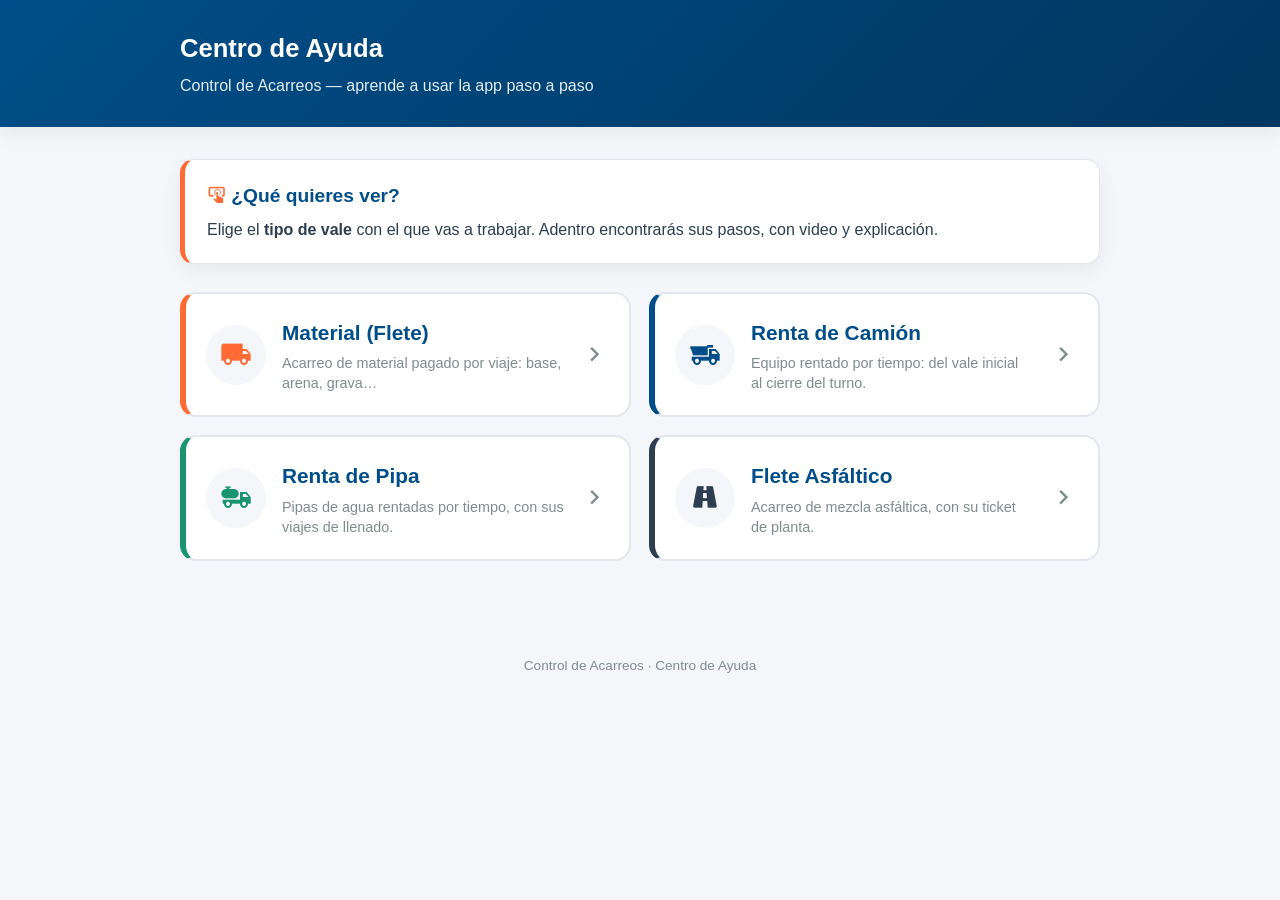
<file: index.html>
<!DOCTYPE html>
<!--
  index.html — Portada (menú) del sitio de Ayuda.

  IDEA DE ESTA PÁGINA: no mostrar pasos todavía. Solo preguntar
  "¿qué quieres ver?" con CUATRO botones grandes. Al tocar uno, el navegador
  va a la guía de ese tipo de vale, y ahí sí aparecen los pasos.

  Por qué separar así:
  - Menos ruido: el usuario nuevo no se abruma con todos los procesos juntos.
  - Cada tipo de vale (material, renta, pipa, asfáltico) tiene su propio flujo;
    mezclarlos en una sola página confundía.

  La navegación se hace con <a href="..."> (enlaces normales), NO con
  JavaScript: es lo más simple y funciona siempre, incluso sin JS.
-->
<html lang="es">
  <head>
    <meta charset="UTF-8" />
    <meta name="viewport" content="width=device-width, initial-scale=1.0" />
    <title>Ayuda — Control de Acarreos</title>

    <!-- Fuente de iconos "Material Design Icons". Es EXACTAMENTE el mismo set
         que usa la app (MaterialCommunityIcons), así que <i class="mdi mdi-truck"></i>
         da el mismo dibujo. Antes venía de un CDN (723 KB para usar 54 iconos);
         ahora css/iconos.css trae SOLO los que este sitio usa (8 KB) y se sirve
         desde nuestro propio servidor, así que no depende de que el CDN responda. -->
    <link rel="stylesheet" href="css/iconos.css" />

    <link rel="stylesheet" href="css/estilos.css" />
  </head>

  <body>
    <!-- ENCABEZADO ------------------------------------------------------ -->
    <header class="encabezado">
      <div class="contenedor">
        <h1 class="encabezado__titulo">Centro de Ayuda</h1>
        <p class="encabezado__subtitulo">
          Control de Acarreos — aprende a usar la app paso a paso
        </p>
      </div>
    </header>

    <!-- CONTENIDO PRINCIPAL --------------------------------------------- -->
    <main class="principal">
      <div class="contenedor">
        <div class="intro">
          <h2 class="intro__titulo">
            <i class="mdi mdi-gesture-tap-button"></i> ¿Qué quieres ver?
          </h2>
          <p>
            Elige el <strong>tipo de vale</strong> con el que vas a trabajar.
            Adentro encontrarás sus pasos, con video y explicación.
          </p>
        </div>

        <!-- MENÚ DE 4 BOTONES GRANDES ---------------------------------------
             Cada botón es un <a> (un enlace) al que el CSS le da aspecto de
             tarjeta grande. El bloque .menu usa CSS Grid: en pantalla ancha
             salen 2 por fila; en celular, uno debajo del otro. -->
        <nav class="menu">
          <!-- 1) MATERIAL (FLETE) -->
          <a class="menu__boton menu__boton--material" href="guia-material.html">
            <span class="menu__icono"><i class="mdi mdi-truck"></i></span>
            <span class="menu__texto">
              <span class="menu__titulo">Material (Flete)</span>
              <span class="menu__desc">
                Acarreo de material pagado por viaje: base, arena, grava…
              </span>
            </span>
            <i class="mdi mdi-chevron-right menu__flecha"></i>
          </a>

          <!-- 2) RENTA DE CAMIÓN -->
          <a
            class="menu__boton menu__boton--renta"
            href="guia-renta-camion.html"
          >
            <span class="menu__icono"><i class="mdi mdi-dump-truck"></i></span>
            <span class="menu__texto">
              <span class="menu__titulo">Renta de Camión</span>
              <span class="menu__desc">
                Equipo rentado por tiempo: del vale inicial al cierre del turno.
              </span>
            </span>
            <i class="mdi mdi-chevron-right menu__flecha"></i>
          </a>

          <!-- 3) RENTA DE PIPA -->
          <a class="menu__boton menu__boton--pipa" href="guia-renta-pipa.html">
            <span class="menu__icono"><i class="mdi mdi-tanker-truck"></i></span>
            <span class="menu__texto">
              <span class="menu__titulo">Renta de Pipa</span>
              <span class="menu__desc">
                Pipas de agua rentadas por tiempo, con sus viajes de llenado.
              </span>
            </span>
            <i class="mdi mdi-chevron-right menu__flecha"></i>
          </a>

          <!-- 4) FLETE ASFÁLTICO -->
          <a
            class="menu__boton menu__boton--asfaltico"
            href="guia-asfaltico.html"
          >
            <span class="menu__icono"><i class="mdi mdi-road-variant"></i></span>
            <span class="menu__texto">
              <span class="menu__titulo">Flete Asfáltico</span>
              <span class="menu__desc">
                Acarreo de mezcla asfáltica, con su ticket de planta.
              </span>
            </span>
            <i class="mdi mdi-chevron-right menu__flecha"></i>
          </a>
        </nav>
      </div>
    </main>

    <!-- PIE DE PÁGINA --------------------------------------------------- -->
    <footer class="pie">
      <div class="contenedor">Control de Acarreos · Centro de Ayuda</div>
    </footer>
  </body>
</html>
</file>
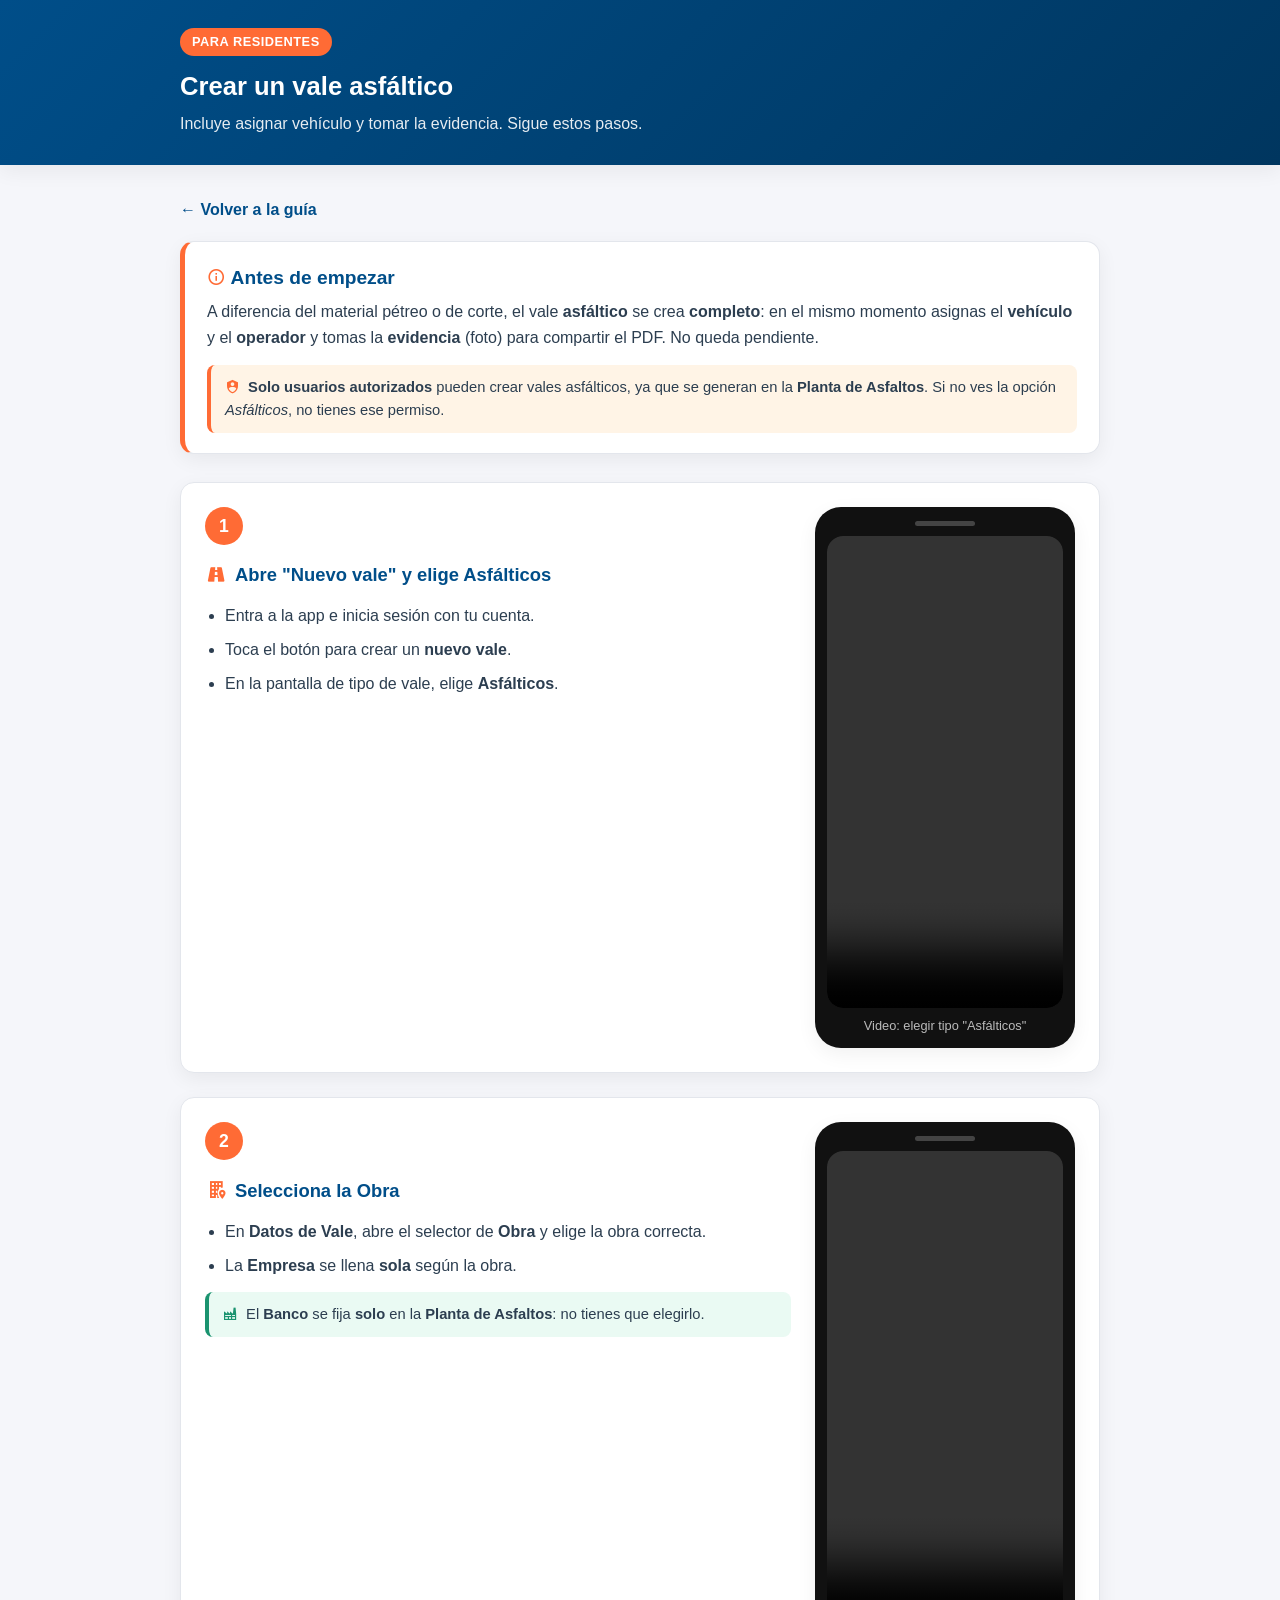
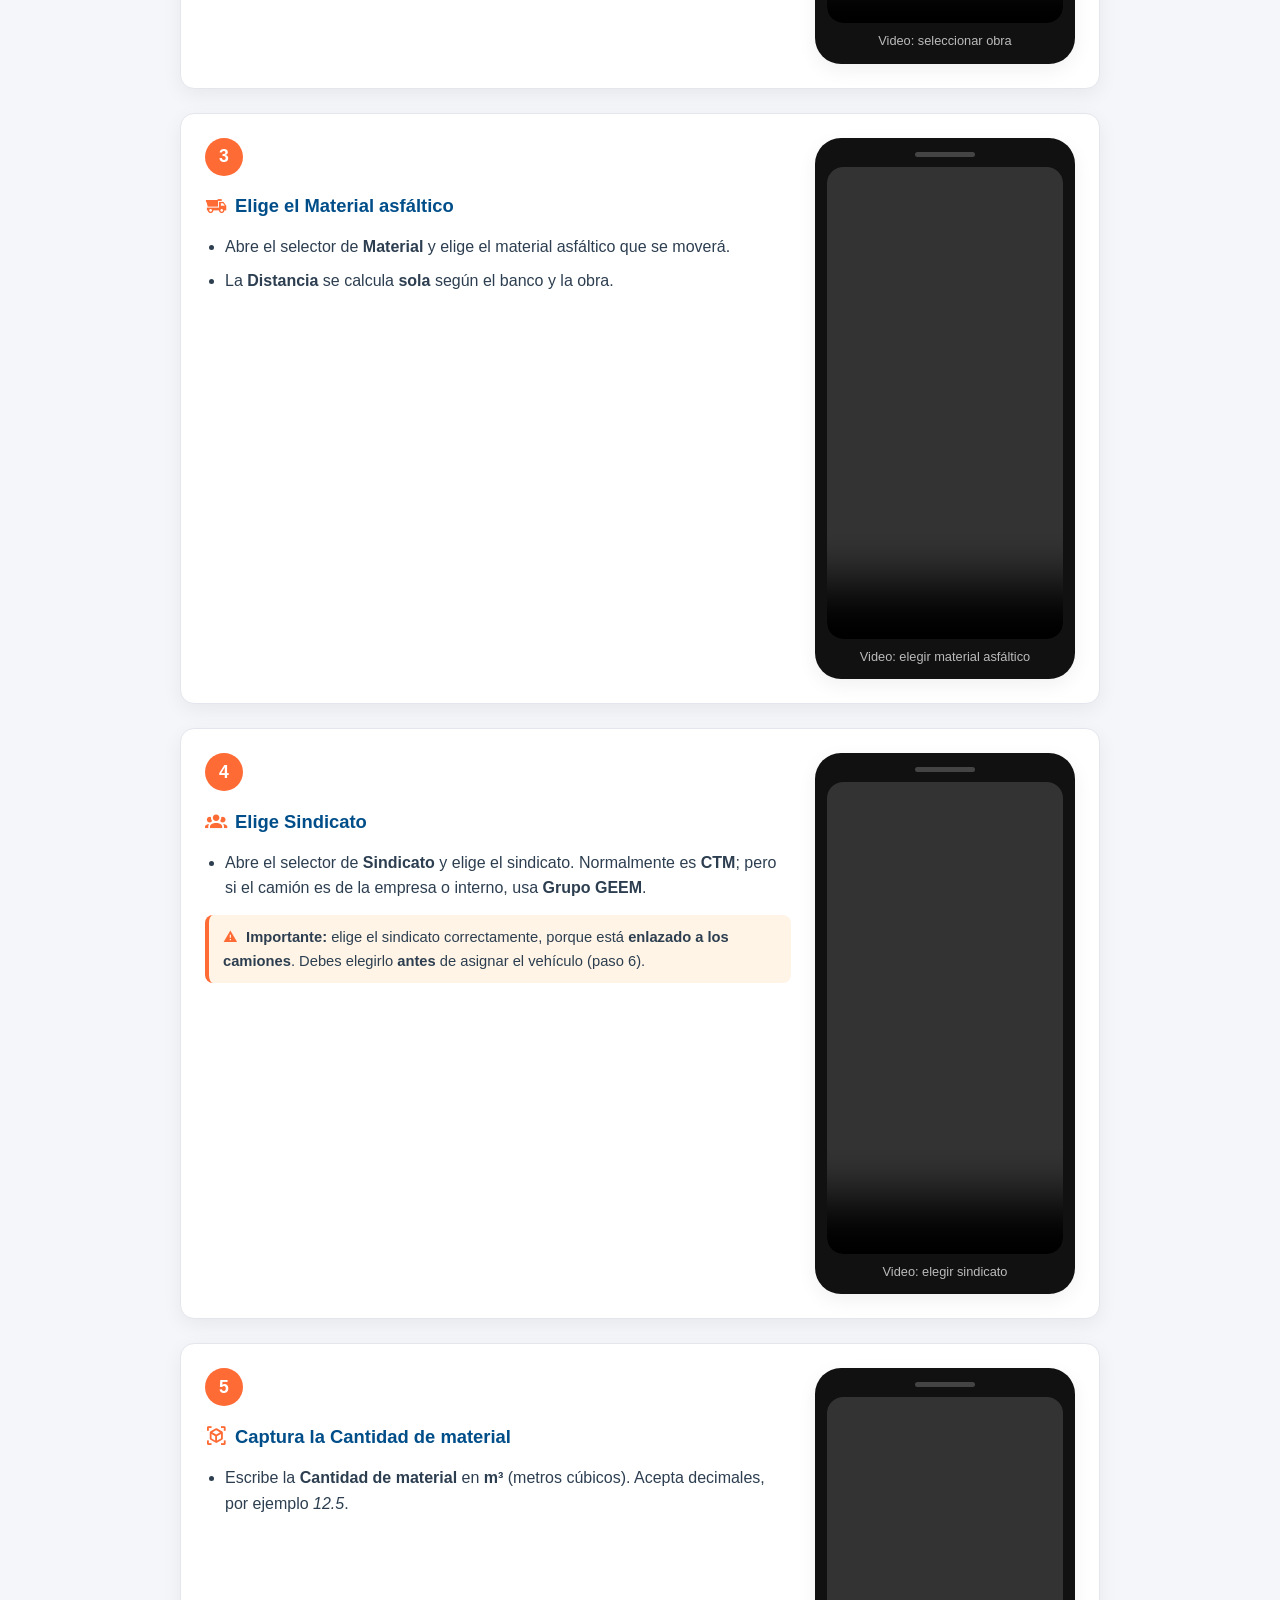
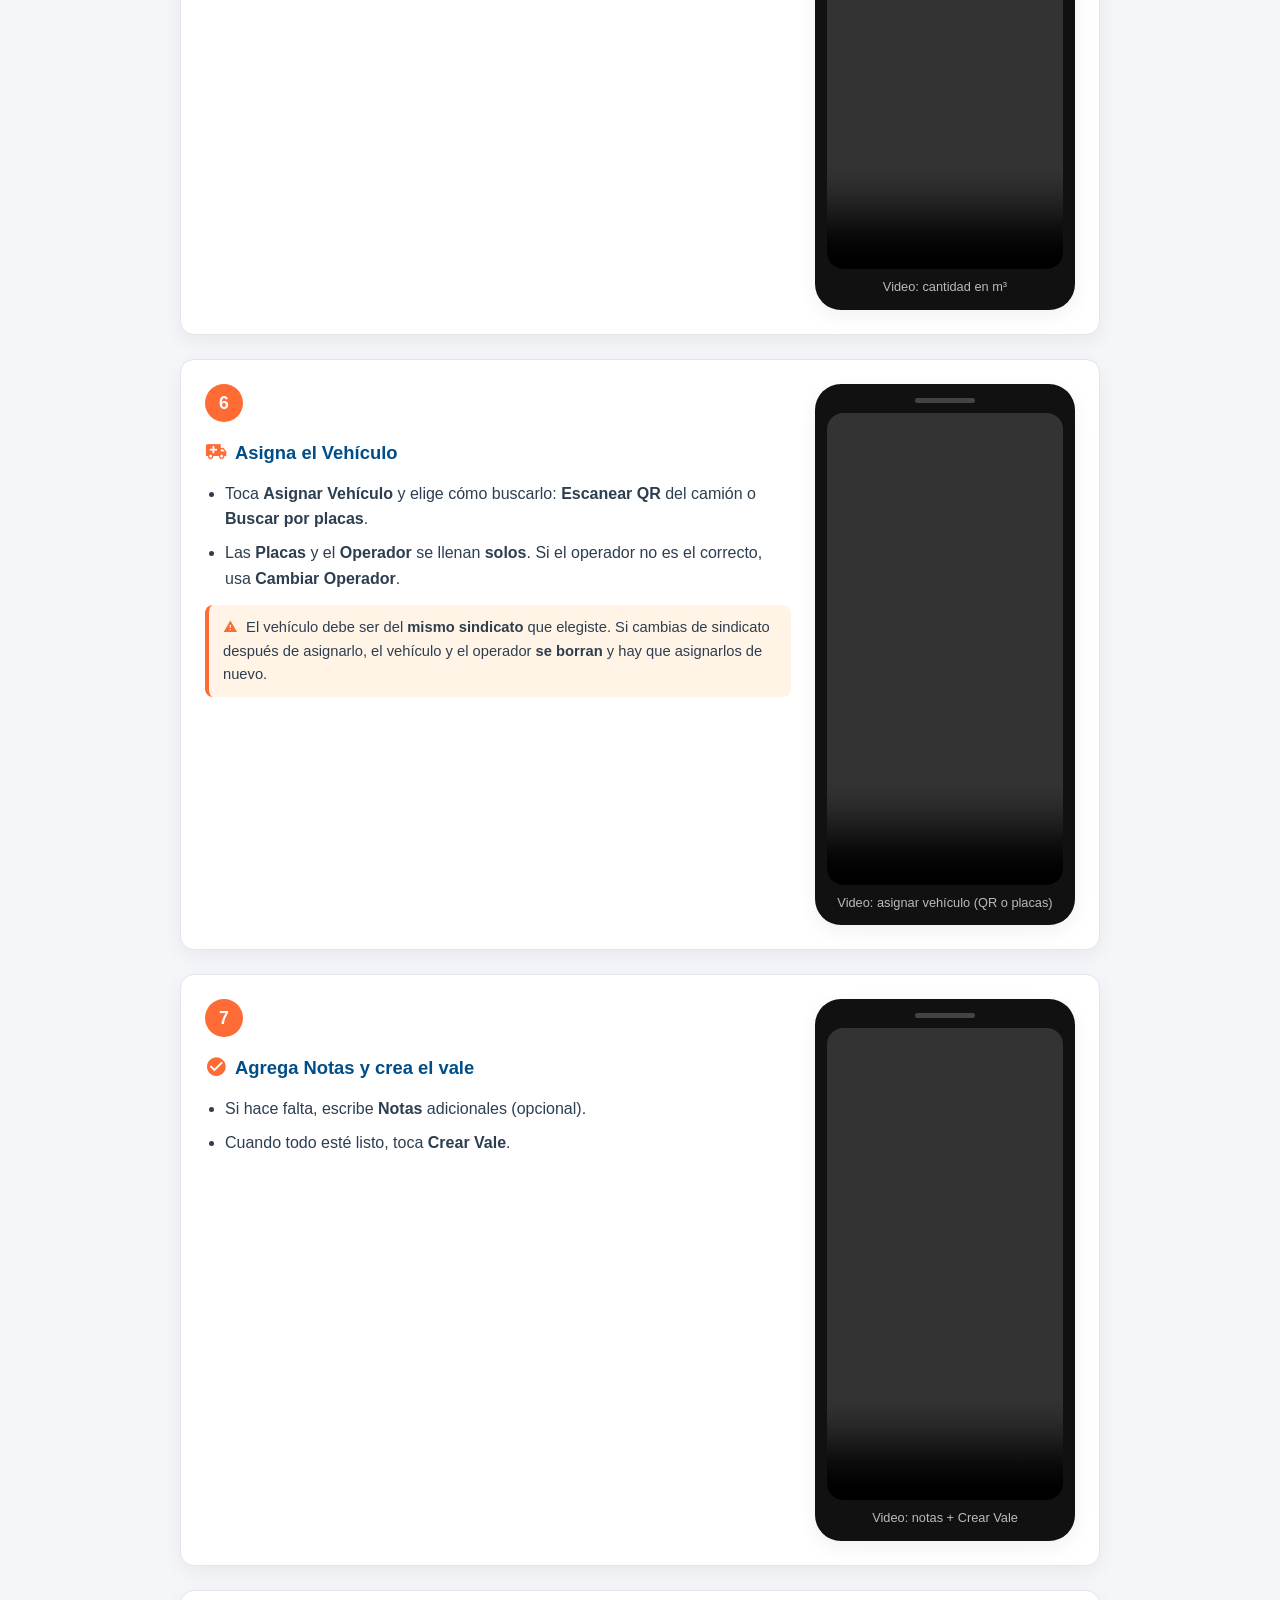
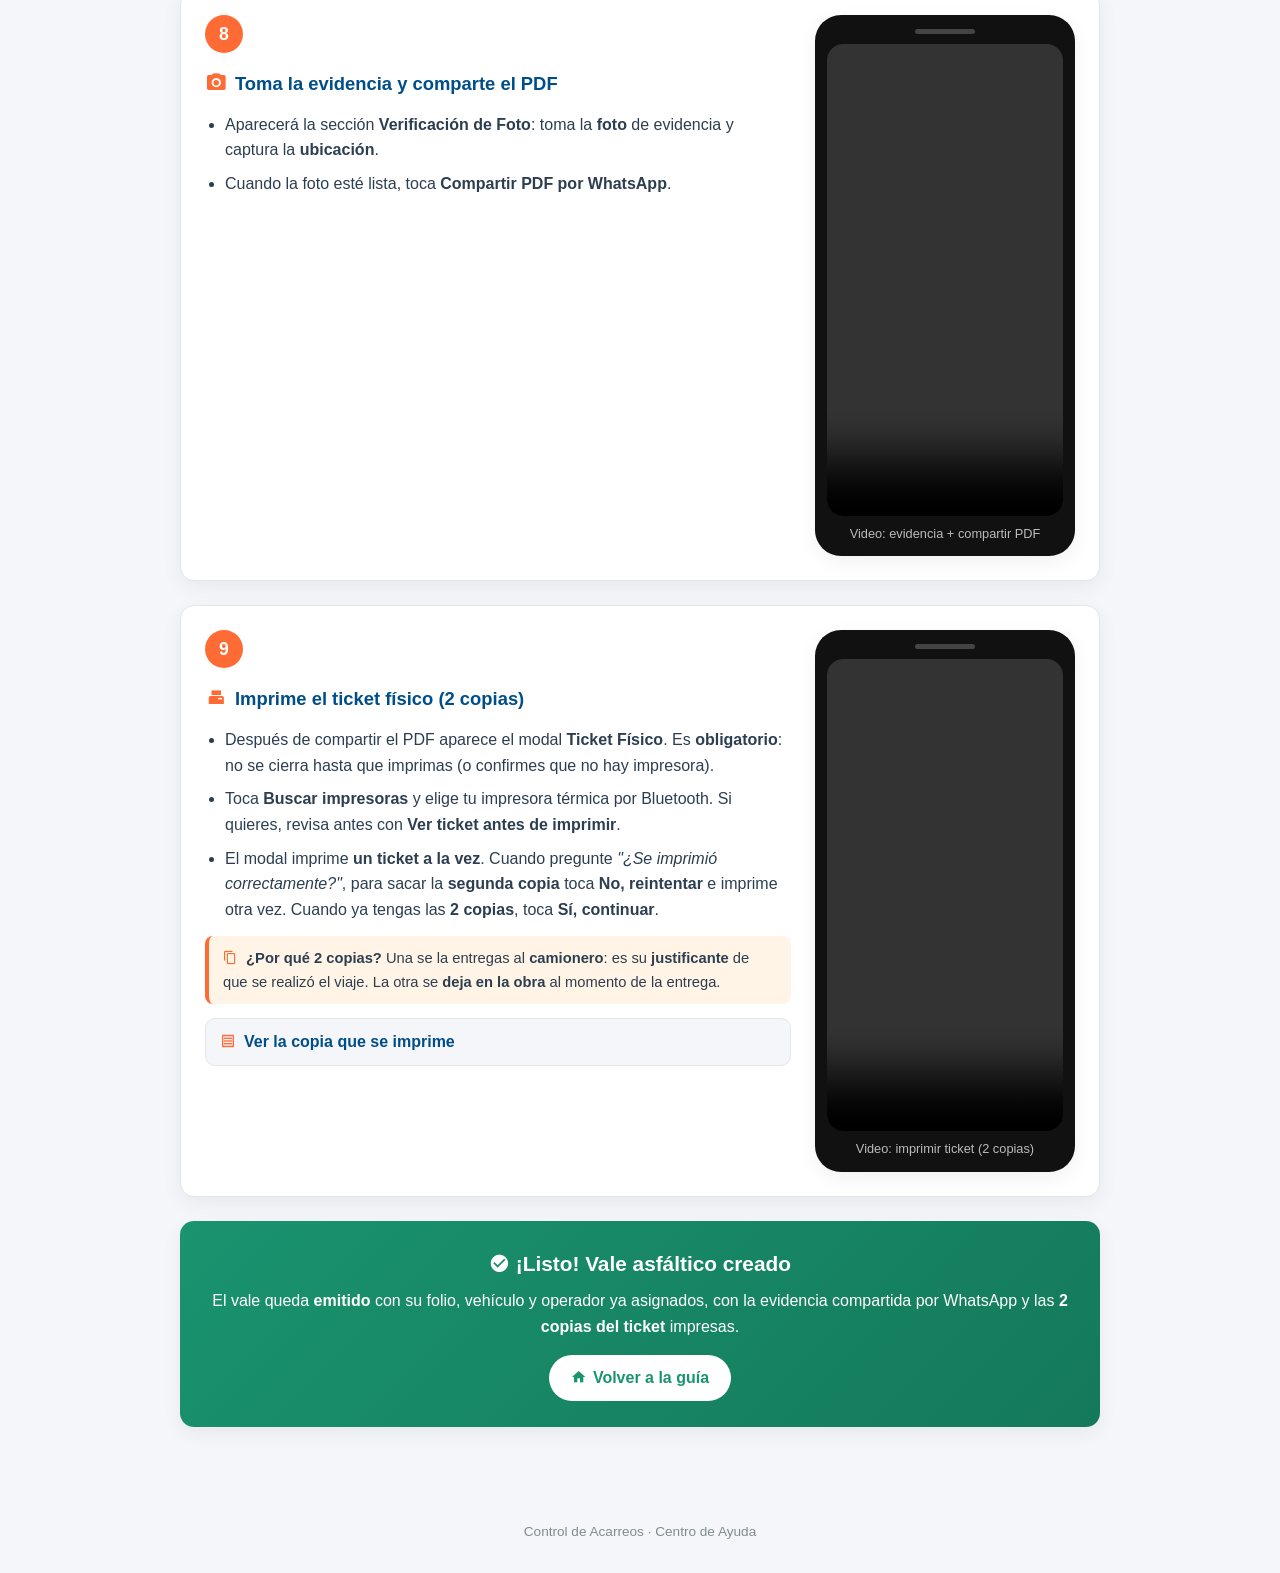
<file: ayuda-asfaltico-crear-vale.html>
<!DOCTYPE html>
<!--
  ayuda-asfaltico-crear-vale.html — Lección: "Residente, crea un vale ASFÁLTICO".

  A diferencia del material pétreo/corte, el vale asfáltico se crea COMPLETO: en
  el mismo momento se asigna vehículo y operador y se toma la evidencia (foto).
  Por eso tiene más pasos (asignar vehículo, cantidad en m³, evidencia + PDF).

  Estructura de cada paso (se repite):
    <section class="paso">
      <div class="paso__texto"> ...número, título e instrucciones... </div>
      <div class="telefono">    ...el marco con el <video>...            </div>
    </section>

  Gracias al CSS (.paso usa display:flex con flex-wrap), en pantalla ancha el
  texto y el video quedan LADO A LADO, y en celular se APILAN automáticamente.

  Los <video> apuntan a archivos en la carpeta videos/. Mientras no existan, el
  reproductor se ve en negro; en cuanto coloques tus grabaciones con ese mismo
  nombre, aparecen solas. No hay que tocar más el HTML.
-->
<html lang="es">
  <head>
    <meta charset="UTF-8" />
    <meta name="viewport" content="width=device-width, initial-scale=1.0" />
    <title>Crear vale asfáltico — Ayuda Acarreos</title>

    <!-- Fuente de iconos "Material Design Icons". Es EXACTAMENTE el mismo set
         que usa la app (MaterialCommunityIcons), así que <i class="mdi mdi-truck"></i>
         da el mismo dibujo. Antes venía de un CDN (723 KB para usar 54 iconos);
         ahora css/iconos.css trae SOLO los que este sitio usa (8 KB) y se sirve
         desde nuestro propio servidor, así que no depende de que el CDN responda. -->
    <link rel="stylesheet" href="css/iconos.css" />

    <link rel="stylesheet" href="css/estilos.css" />
  </head>

  <body>
    <!-- ENCABEZADO ------------------------------------------------------ -->
    <header class="encabezado">
      <div class="contenedor">
        <span class="chip">Para Residentes</span>
        <h1 class="encabezado__titulo">Crear un vale asfáltico</h1>
        <p class="encabezado__subtitulo">
          Incluye asignar vehículo y tomar la evidencia. Sigue estos pasos.
        </p>
      </div>
    </header>

    <main class="principal">
      <div class="contenedor">
        <!-- Enlace para regresar a la portada. El &larr; es una flecha "←". -->
        <a class="volver" href="guia-asfaltico.html">&larr; Volver a la gu&iacute;a</a>

        <!-- Introducción: qué eres y qué vas a lograr. -->
        <div class="intro">
          <h2 class="intro__titulo">
            <i class="mdi mdi-information-outline"></i> Antes de empezar
          </h2>
          <p>
            A diferencia del material pétreo o de corte, el vale
            <strong>asfáltico</strong> se crea <strong>completo</strong>: en el
            mismo momento asignas el <strong>vehículo</strong> y el
            <strong>operador</strong> y tomas la <strong>evidencia</strong> (foto)
            para compartir el PDF. No queda pendiente.
          </p>
          <div class="nota nota--alerta">
            <i class="mdi mdi-shield-account"></i>
            <strong>Solo usuarios autorizados</strong> pueden crear vales
            asfálticos, ya que se generan en la <strong>Planta de Asfaltos</strong>.
            Si no ves la opción <em>Asfálticos</em>, no tienes ese permiso.
          </div>
        </div>

        <!-- ===================== PASO 1 ===================== -->
        <section class="paso">
          <div class="paso__texto">
            <div class="paso__numero">1</div>
            <h3 class="paso__titulo">
              <i class="mdi mdi-road-variant"></i> Abre "Nuevo vale" y elige Asfálticos
            </h3>
            <ul class="paso__lista">
              <li>Entra a la app e inicia sesión con tu cuenta.</li>
              <li>Toca el botón para crear un <strong>nuevo vale</strong>.</li>
              <li>
                En la pantalla de tipo de vale, elige <strong>Asfálticos</strong>.
              </li>
            </ul>
          </div>

          <div class="telefono">
            <div class="telefono__muesca"></div>
            <video
              class="telefono__video"
              controls
              muted
              loop
              playsinline
              preload="metadata"
              src="videos/asfaltico-paso-1.mp4"
            ></video>
            <p class="telefono__placeholder">Video: elegir tipo "Asfálticos"</p>
          </div>
        </section>

        <!-- ===================== PASO 2 ===================== -->
        <section class="paso">
          <div class="paso__texto">
            <div class="paso__numero">2</div>
            <h3 class="paso__titulo">
              <i class="mdi mdi-office-building-marker"></i> Selecciona la Obra
            </h3>
            <ul class="paso__lista">
              <li>
                En <strong>Datos de Vale</strong>, abre el selector de
                <strong>Obra</strong> y elige la obra correcta.
              </li>
              <li>
                La <strong>Empresa</strong> se llena <strong>sola</strong> según
                la obra.
              </li>
            </ul>
            <div class="nota">
              <i class="mdi mdi-factory"></i>
              El <strong>Banco</strong> se fija <strong>solo</strong> en la
              <strong>Planta de Asfaltos</strong>: no tienes que elegirlo.
            </div>
          </div>

          <div class="telefono">
            <div class="telefono__muesca"></div>
            <video
              class="telefono__video"
              controls
              muted
              loop
              playsinline
              preload="metadata"
              src="videos/asfaltico-paso-2.mp4"
            ></video>
            <p class="telefono__placeholder">Video: seleccionar obra</p>
          </div>
        </section>

        <!-- ===================== PASO 3 ===================== -->
        <section class="paso">
          <div class="paso__texto">
            <div class="paso__numero">3</div>
            <h3 class="paso__titulo">
              <i class="mdi mdi-dump-truck"></i> Elige el Material asfáltico
            </h3>
            <ul class="paso__lista">
              <li>
                Abre el selector de <strong>Material</strong> y elige el material
                asfáltico que se moverá.
              </li>
              <li>
                La <strong>Distancia</strong> se calcula <strong>sola</strong>
                según el banco y la obra.
              </li>
            </ul>
          </div>

          <div class="telefono">
            <div class="telefono__muesca"></div>
            <video
              class="telefono__video"
              controls
              muted
              loop
              playsinline
              preload="metadata"
              src="videos/asfaltico-paso-3.mp4"
            ></video>
            <p class="telefono__placeholder">Video: elegir material asfáltico</p>
          </div>
        </section>

        <!-- ===================== PASO 4 ===================== -->
        <section class="paso">
          <div class="paso__texto">
            <div class="paso__numero">4</div>
            <h3 class="paso__titulo">
              <i class="mdi mdi-account-group"></i> Elige Sindicato
            </h3>
            <ul class="paso__lista">
              <li>
                Abre el selector de <strong>Sindicato</strong> y elige el
                sindicato. Normalmente es <strong>CTM</strong>; pero si el camión
                es de la empresa o interno, usa <strong>Grupo GEEM</strong>.
              </li>
            </ul>
            <div class="nota nota--alerta">
              <i class="mdi mdi-alert"></i>
              <strong>Importante:</strong> elige el sindicato correctamente,
              porque está <strong>enlazado a los camiones</strong>. Debes
              elegirlo <strong>antes</strong> de asignar el vehículo (paso 6).
            </div>
          </div>

          <div class="telefono">
            <div class="telefono__muesca"></div>
            <video
              class="telefono__video"
              controls
              muted
              loop
              playsinline
              preload="metadata"
              src="videos/asfaltico-paso-4.mp4"
            ></video>
            <p class="telefono__placeholder">Video: elegir sindicato</p>
          </div>
        </section>

        <!-- ===================== PASO 5 ===================== -->
        <section class="paso">
          <div class="paso__texto">
            <div class="paso__numero">5</div>
            <h3 class="paso__titulo">
              <i class="mdi mdi-cube-scan"></i> Captura la Cantidad de material
            </h3>
            <ul class="paso__lista">
              <li>
                Escribe la <strong>Cantidad de material</strong> en
                <strong>m³</strong> (metros cúbicos). Acepta decimales, por
                ejemplo <em>12.5</em>.
              </li>
            </ul>
          </div>

          <div class="telefono">
            <div class="telefono__muesca"></div>
            <video
              class="telefono__video"
              controls
              muted
              loop
              playsinline
              preload="metadata"
              src="videos/asfaltico-paso-5.mp4"
            ></video>
            <p class="telefono__placeholder">Video: cantidad en m³</p>
          </div>
        </section>

        <!-- ===================== PASO 6 ===================== -->
        <section class="paso">
          <div class="paso__texto">
            <div class="paso__numero">6</div>
            <h3 class="paso__titulo">
              <i class="mdi mdi-truck-plus"></i> Asigna el Vehículo
            </h3>
            <ul class="paso__lista">
              <li>
                Toca <strong>Asignar Vehículo</strong> y elige cómo buscarlo:
                <strong>Escanear QR</strong> del camión o
                <strong>Buscar por placas</strong>.
              </li>
              <li>
                Las <strong>Placas</strong> y el <strong>Operador</strong> se
                llenan <strong>solos</strong>. Si el operador no es el correcto,
                usa <strong>Cambiar Operador</strong>.
              </li>
            </ul>
            <div class="nota nota--alerta">
              <i class="mdi mdi-alert"></i>
              El vehículo debe ser del <strong>mismo sindicato</strong> que
              elegiste. Si cambias de sindicato después de asignarlo, el vehículo
              y el operador <strong>se borran</strong> y hay que asignarlos de
              nuevo.
            </div>
          </div>

          <div class="telefono">
            <div class="telefono__muesca"></div>
            <video
              class="telefono__video"
              controls
              muted
              loop
              playsinline
              preload="metadata"
              src="videos/asfaltico-paso-6.mp4"
            ></video>
            <p class="telefono__placeholder">Video: asignar vehículo (QR o placas)</p>
          </div>
        </section>

        <!-- ===================== PASO 7 ===================== -->
        <section class="paso">
          <div class="paso__texto">
            <div class="paso__numero">7</div>
            <h3 class="paso__titulo">
              <i class="mdi mdi-check-circle"></i> Agrega Notas y crea el vale
            </h3>
            <ul class="paso__lista">
              <li>
                Si hace falta, escribe <strong>Notas</strong> adicionales
                (opcional).
              </li>
              <li>
                Cuando todo esté listo, toca <strong>Crear Vale</strong>.
              </li>
            </ul>
          </div>

          <div class="telefono">
            <div class="telefono__muesca"></div>
            <video
              class="telefono__video"
              controls
              muted
              loop
              playsinline
              preload="metadata"
              src="videos/asfaltico-paso-7.mp4"
            ></video>
            <p class="telefono__placeholder">Video: notas + Crear Vale</p>
          </div>
        </section>

        <!-- ===================== PASO 8 ===================== -->
        <section class="paso">
          <div class="paso__texto">
            <div class="paso__numero">8</div>
            <h3 class="paso__titulo">
              <i class="mdi mdi-camera"></i> Toma la evidencia y comparte el PDF
            </h3>
            <ul class="paso__lista">
              <li>
                Aparecerá la sección <strong>Verificación de Foto</strong>: toma
                la <strong>foto</strong> de evidencia y captura la
                <strong>ubicación</strong>.
              </li>
              <li>
                Cuando la foto esté lista, toca
                <strong>Compartir PDF por WhatsApp</strong>.
              </li>
            </ul>
          </div>

          <div class="telefono">
            <div class="telefono__muesca"></div>
            <video
              class="telefono__video"
              controls
              muted
              loop
              playsinline
              preload="metadata"
              src="videos/asfaltico-paso-8.mp4"
            ></video>
            <p class="telefono__placeholder">Video: evidencia + compartir PDF</p>
          </div>
        </section>

        <!-- ===================== PASO 9 ===================== -->
        <section class="paso">
          <div class="paso__texto">
            <div class="paso__numero">9</div>
            <h3 class="paso__titulo">
              <i class="mdi mdi-printer-pos"></i> Imprime el ticket físico (2 copias)
            </h3>
            <ul class="paso__lista">
              <li>
                Después de compartir el PDF aparece el modal
                <strong>Ticket Físico</strong>. Es <strong>obligatorio</strong>:
                no se cierra hasta que imprimas (o confirmes que no hay
                impresora).
              </li>
              <li>
                Toca <strong>Buscar impresoras</strong> y elige tu impresora
                térmica por Bluetooth. Si quieres, revisa antes con
                <strong>Ver ticket antes de imprimir</strong>.
              </li>
              <li>
                El modal imprime <strong>un ticket a la vez</strong>. Cuando
                pregunte <em>"¿Se imprimió correctamente?"</em>, para sacar la
                <strong>segunda copia</strong> toca <strong>No, reintentar</strong>
                e imprime otra vez. Cuando ya tengas las <strong>2 copias</strong>,
                toca <strong>Sí, continuar</strong>.
              </li>
            </ul>
            <div class="nota nota--alerta">
              <i class="mdi mdi-content-copy"></i>
              <strong>¿Por qué 2 copias?</strong> Una se la entregas al
              <strong>camionero</strong>: es su <strong>justificante</strong> de
              que se realizó el viaje. La otra se <strong>deja en la obra</strong>
              al momento de la entrega.
            </div>

            <!-- Desplegable con la imagen de ejemplo del ticket impreso. Usa el
                 mismo patron .saber-mas del paso de requisicion (details nativo). -->
            <details class="saber-mas">
              <summary class="saber-mas__boton">
                <i class="mdi mdi-receipt-text-outline"></i> Ver la copia que se imprime
              </summary>
              <div class="saber-mas__contenido">
                <p>
                  Así se ve el <strong>ticket físico</strong> que sale de la
                  impresora térmica y que entregas al camionero y dejas en obra:
                </p>
                <img
                  class="saber-mas__img"
                  src="img/ticket-asfaltico-ejemplo.jpg"
                  alt="Ejemplo del ticket físico impreso de un vale asfáltico"
                />
              </div>
            </details>
          </div>

          <div class="telefono">
            <div class="telefono__muesca"></div>
            <video
              class="telefono__video"
              controls
              muted
              loop
              playsinline
              preload="metadata"
              src="videos/asfaltico-paso-9.mp4"
            ></video>
            <p class="telefono__placeholder">Video: imprimir ticket (2 copias)</p>
          </div>
        </section>

        <!-- ===================== RESULTADO ===================== -->
        <!-- Toda la tarjeta verde es ahora un ENLACE (<a>): al tocarla regresas
             a la página principal. El <span> de adentro solo le da aspecto de
             botón para que se note que es clickeable. -->
        <a class="resultado" href="guia-asfaltico.html">
          <h2 class="resultado__titulo">
            <i class="mdi mdi-check-circle"></i> ¡Listo! Vale asfáltico creado
          </h2>
          <p>
            El vale queda <strong>emitido</strong> con su folio, vehículo y
            operador ya asignados, con la evidencia compartida por WhatsApp y las
            <strong>2 copias del ticket</strong> impresas.
          </p>
          <span class="resultado__boton">
            <i class="mdi mdi-home"></i> Volver a la gu&iacute;a
          </span>
        </a>
      </div>
    </main>

    <footer class="pie">
      <div class="contenedor">Control de Acarreos · Centro de Ayuda</div>
    </footer>

    <!-- JavaScript: reproduce cada video automáticamente cuando entra en
         pantalla y lo pausa cuando sale. Se pone al FINAL del body para que el
         HTML ya exista cuando el script corre. -->
    <script src="js/tutorial.js"></script>
  </body>
</html>
</file>
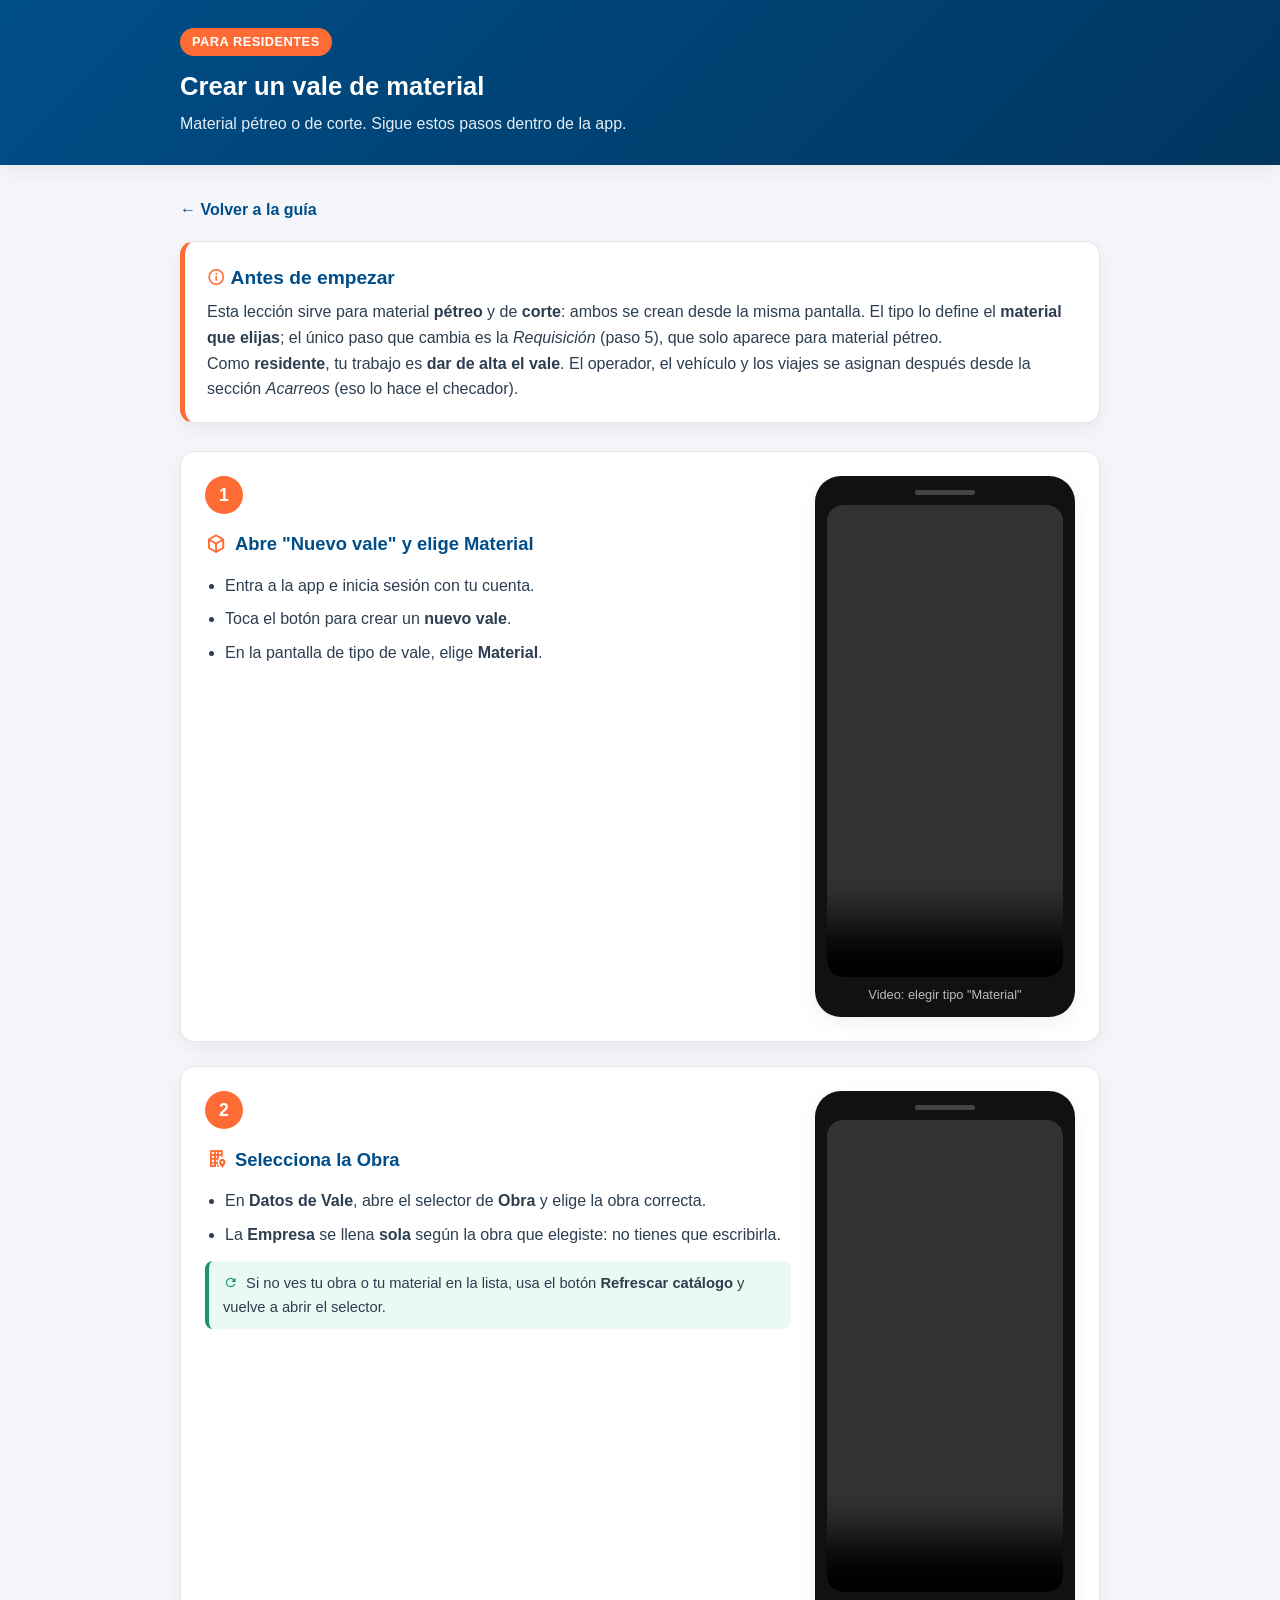
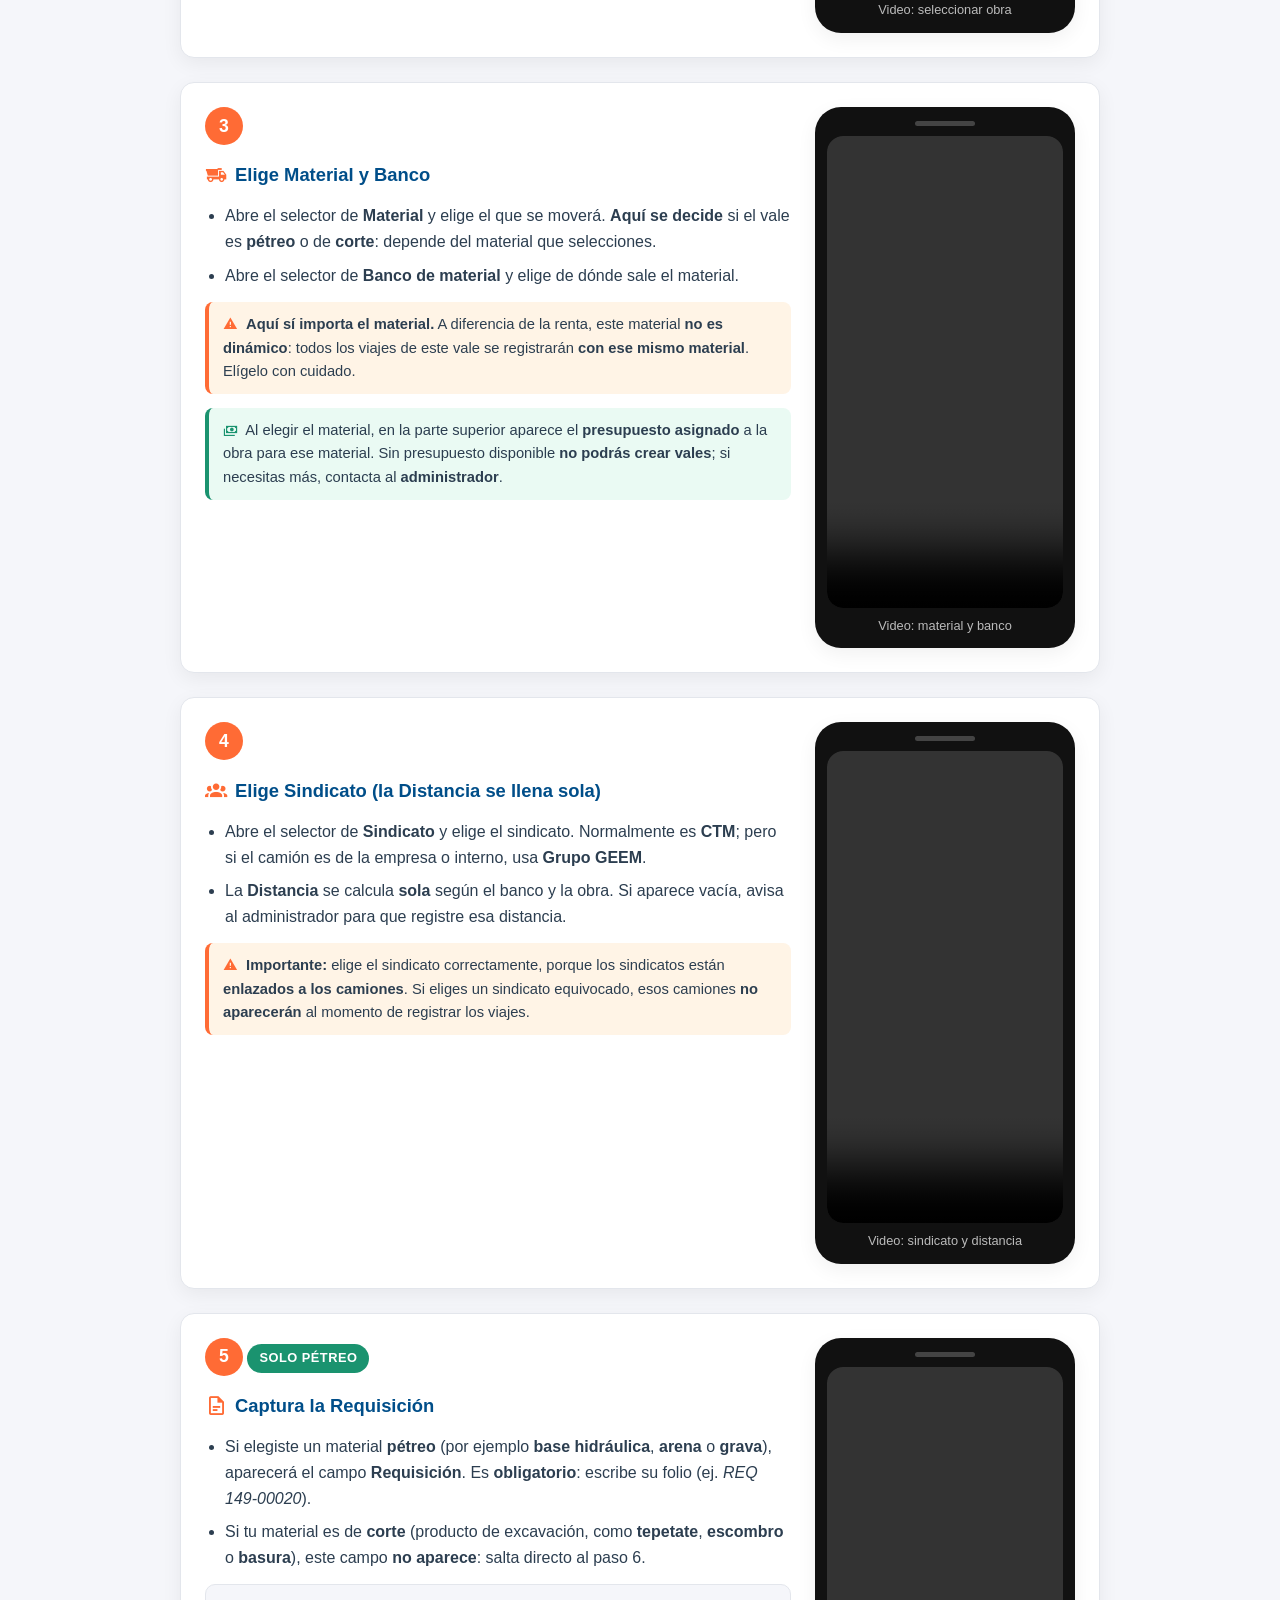
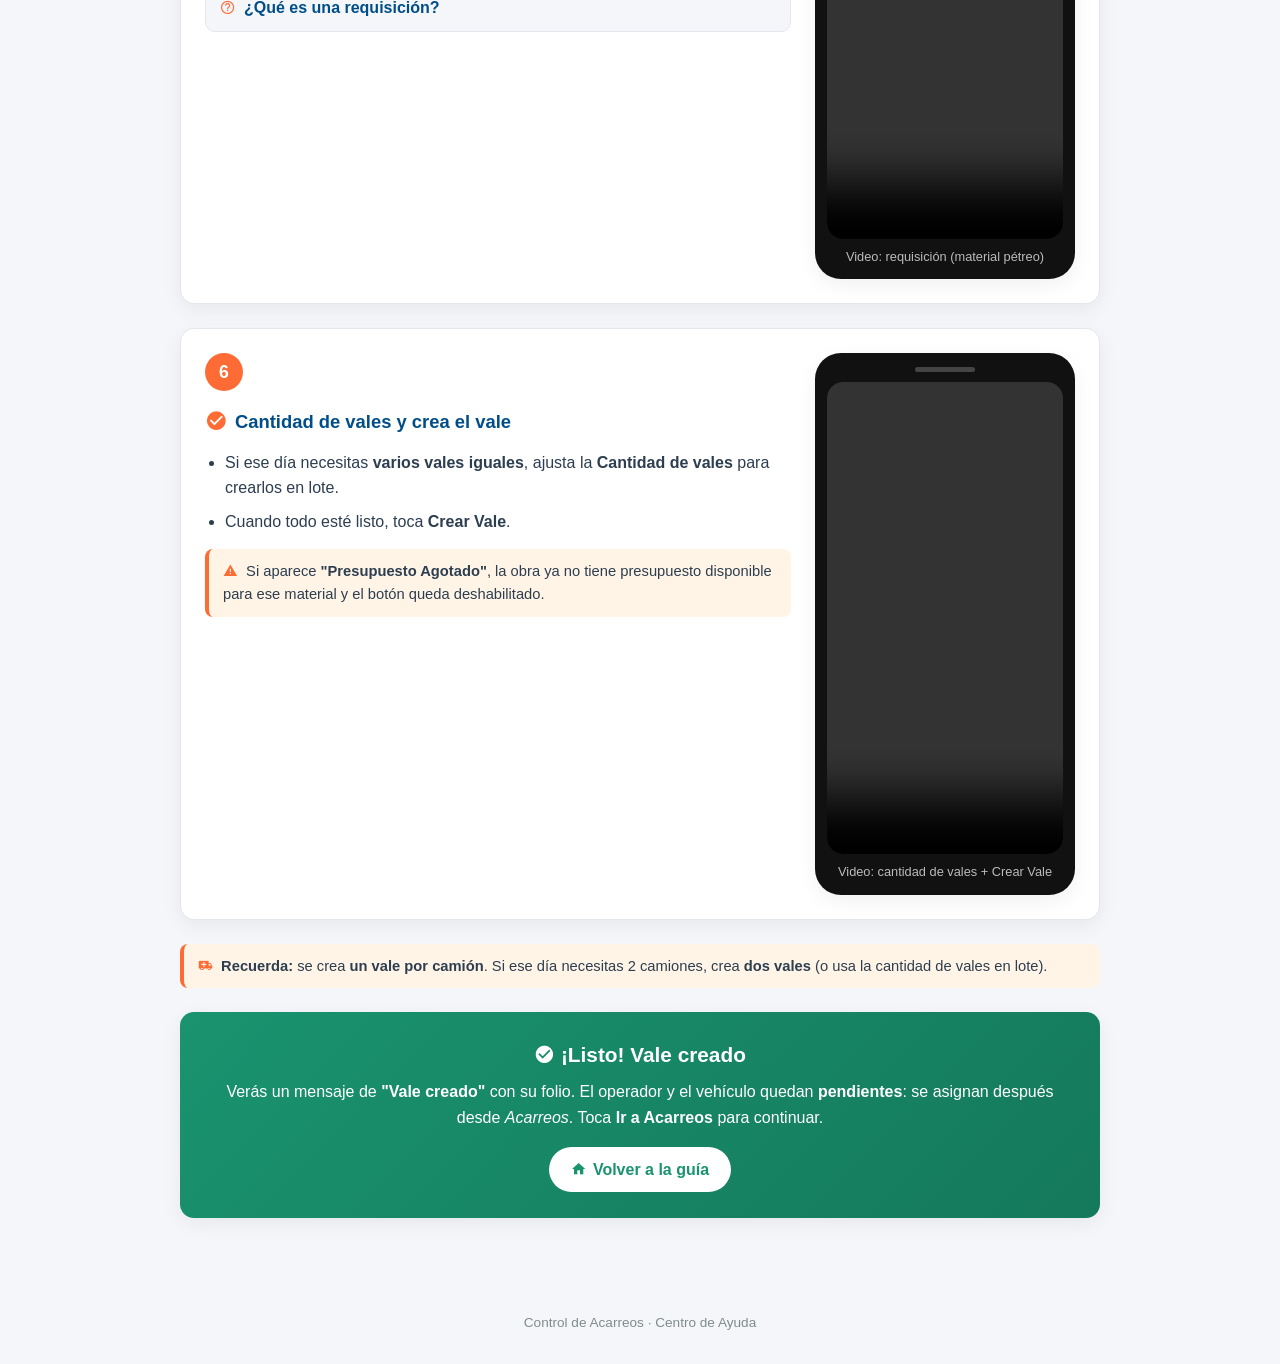
<file: ayuda-material-crear-vale.html>
<!DOCTYPE html>
<!--
  ayuda-material-crear-vale.html — Lección: "Residente, crea un vale de MATERIAL".

  Cubre material PÉTREO y de CORTE: en la app ambos se crean desde la MISMA
  pantalla (botón "Material" del selector). La única diferencia es que el campo
  "Requisición" (paso 5) aparece SOLO cuando el material es pétreo.

  Estructura de cada paso (se repite):
    <section class="paso">
      <div class="paso__texto"> ...número, título e instrucciones... </div>
      <div class="telefono">    ...el marco con el <video>...            </div>
    </section>

  Gracias al CSS (.paso usa display:flex con flex-wrap), en pantalla ancha el
  texto y el video quedan LADO A LADO, y en celular se APILAN automáticamente.

  Los <video> apuntan a archivos en la carpeta videos/. Mientras no existan, el
  reproductor se ve en negro; en cuanto coloques tus grabaciones con ese mismo
  nombre, aparecen solas. No hay que tocar más el HTML.
-->
<html lang="es">
  <head>
    <meta charset="UTF-8" />
    <meta name="viewport" content="width=device-width, initial-scale=1.0" />
    <title>Crear vale de material — Ayuda Acarreos</title>

    <!-- Fuente de iconos "Material Design Icons". Es EXACTAMENTE el mismo set
         que usa la app (MaterialCommunityIcons), así que <i class="mdi mdi-truck"></i>
         da el mismo dibujo. Antes venía de un CDN (723 KB para usar 54 iconos);
         ahora css/iconos.css trae SOLO los que este sitio usa (8 KB) y se sirve
         desde nuestro propio servidor, así que no depende de que el CDN responda. -->
    <link rel="stylesheet" href="css/iconos.css" />

    <link rel="stylesheet" href="css/estilos.css" />
  </head>

  <body>
    <!-- ENCABEZADO ------------------------------------------------------ -->
    <header class="encabezado">
      <div class="contenedor">
        <span class="chip">Para Residentes</span>
        <h1 class="encabezado__titulo">Crear un vale de material</h1>
        <p class="encabezado__subtitulo">
          Material pétreo o de corte. Sigue estos pasos dentro de la app.
        </p>
      </div>
    </header>

    <main class="principal">
      <div class="contenedor">
        <!-- Enlace para regresar a la portada. El &larr; es una flecha "←". -->
        <a class="volver" href="guia-material.html">&larr; Volver a la gu&iacute;a</a>

        <!-- Introducción: qué eres y qué vas a lograr. -->
        <div class="intro">
          <h2 class="intro__titulo">
            <i class="mdi mdi-information-outline"></i> Antes de empezar
          </h2>
          <p>
            Esta lección sirve para material <strong>pétreo</strong> y de
            <strong>corte</strong>: ambos se crean desde la misma pantalla. El
            tipo lo define el <strong>material que elijas</strong>; el único paso
            que cambia es la <em>Requisición</em> (paso 5), que solo aparece para
            material pétreo.
          </p>
          <p>
            Como <strong>residente</strong>, tu trabajo es <strong>dar de alta el
            vale</strong>. El operador, el vehículo y los viajes se asignan
            después desde la sección <em>Acarreos</em> (eso lo hace el checador).
          </p>
        </div>

        <!-- ===================== PASO 1 ===================== -->
        <section class="paso">
          <div class="paso__texto">
            <div class="paso__numero">1</div>
            <h3 class="paso__titulo">
              <i class="mdi mdi-cube-outline"></i> Abre "Nuevo vale" y elige Material
            </h3>
            <ul class="paso__lista">
              <li>Entra a la app e inicia sesión con tu cuenta.</li>
              <li>Toca el botón para crear un <strong>nuevo vale</strong>.</li>
              <li>
                En la pantalla de tipo de vale, elige <strong>Material</strong>.
              </li>
            </ul>
          </div>

          <!-- Marco de teléfono con el video del paso 1. -->
          <div class="telefono">
            <div class="telefono__muesca"></div>
            <video
              class="telefono__video"
              controls
              muted
              loop
              playsinline
              preload="metadata"
              src="videos/material-paso-1.mp4"
            ></video>
            <p class="telefono__placeholder">Video: elegir tipo "Material"</p>
          </div>
        </section>

        <!-- ===================== PASO 2 ===================== -->
        <section class="paso">
          <div class="paso__texto">
            <div class="paso__numero">2</div>
            <h3 class="paso__titulo">
              <i class="mdi mdi-office-building-marker"></i> Selecciona la Obra
            </h3>
            <ul class="paso__lista">
              <li>
                En <strong>Datos de Vale</strong>, abre el selector de
                <strong>Obra</strong> y elige la obra correcta.
              </li>
              <li>
                La <strong>Empresa</strong> se llena <strong>sola</strong> según
                la obra que elegiste: no tienes que escribirla.
              </li>
            </ul>
            <div class="nota">
              <i class="mdi mdi-refresh"></i>
              Si no ves tu obra o tu material en la lista, usa el botón
              <strong>Refrescar catálogo</strong> y vuelve a abrir el selector.
            </div>
          </div>

          <div class="telefono">
            <div class="telefono__muesca"></div>
            <video
              class="telefono__video"
              controls
              muted
              loop
              playsinline
              preload="metadata"
              src="videos/material-paso-2.mp4"
            ></video>
            <p class="telefono__placeholder">Video: seleccionar obra</p>
          </div>
        </section>

        <!-- ===================== PASO 3 ===================== -->
        <section class="paso">
          <div class="paso__texto">
            <div class="paso__numero">3</div>
            <h3 class="paso__titulo">
              <i class="mdi mdi-dump-truck"></i> Elige Material y Banco
            </h3>
            <ul class="paso__lista">
              <li>
                Abre el selector de <strong>Material</strong> y elige el que se
                moverá. <strong>Aquí se decide</strong> si el vale es
                <strong>pétreo</strong> o de <strong>corte</strong>: depende del
                material que selecciones.
              </li>
              <li>
                Abre el selector de <strong>Banco de material</strong> y elige de
                dónde sale el material.
              </li>
            </ul>
            <div class="nota nota--alerta">
              <i class="mdi mdi-alert"></i>
              <strong>Aquí sí importa el material.</strong> A diferencia de la
              renta, este material <strong>no es dinámico</strong>: todos los
              viajes de este vale se registrarán <strong>con ese mismo
              material</strong>. Elígelo con cuidado.
            </div>
            <div class="nota">
              <i class="mdi mdi-cash-multiple"></i>
              Al elegir el material, en la parte superior aparece el
              <strong>presupuesto asignado</strong> a la obra para ese material.
              Sin presupuesto disponible <strong>no podrás crear vales</strong>;
              si necesitas más, contacta al <strong>administrador</strong>.
            </div>
          </div>

          <div class="telefono">
            <div class="telefono__muesca"></div>
            <video
              class="telefono__video"
              controls
              muted
              loop
              playsinline
              preload="metadata"
              src="videos/material-paso-3.mp4"
            ></video>
            <p class="telefono__placeholder">Video: material y banco</p>
          </div>
        </section>

        <!-- ===================== PASO 4 ===================== -->
        <section class="paso">
          <div class="paso__texto">
            <div class="paso__numero">4</div>
            <h3 class="paso__titulo">
              <i class="mdi mdi-account-group"></i> Elige Sindicato (la Distancia se llena sola)
            </h3>
            <ul class="paso__lista">
              <li>
                Abre el selector de <strong>Sindicato</strong> y elige el
                sindicato. Normalmente es <strong>CTM</strong>; pero si el camión
                es de la empresa o interno, usa <strong>Grupo GEEM</strong>.
              </li>
              <li>
                La <strong>Distancia</strong> se calcula <strong>sola</strong>
                según el banco y la obra. Si aparece vacía, avisa al
                administrador para que registre esa distancia.
              </li>
            </ul>
            <div class="nota nota--alerta">
              <i class="mdi mdi-alert"></i>
              <strong>Importante:</strong> elige el sindicato correctamente,
              porque los sindicatos están <strong>enlazados a los camiones</strong>.
              Si eliges un sindicato equivocado, esos camiones
              <strong>no aparecerán</strong> al momento de registrar los viajes.
            </div>
          </div>

          <div class="telefono">
            <div class="telefono__muesca"></div>
            <video
              class="telefono__video"
              controls
              muted
              loop
              playsinline
              preload="metadata"
              src="videos/material-paso-4.mp4"
            ></video>
            <p class="telefono__placeholder">Video: sindicato y distancia</p>
          </div>
        </section>

        <!-- ===================== PASO 5 ===================== -->
        <section class="paso">
          <div class="paso__texto">
            <div class="paso__numero">5</div>
            <!-- Reutilizamos la etiqueta .chip (misma forma de pastilla) pero la
                 recoloreamos en verde con una variable de la paleta, para que se
                 distinga del chip naranja de rol del encabezado y comunique que
                 este paso es condicional. -->
            <span class="chip" style="background: var(--color-accent)">Solo pétreo</span>
            <h3 class="paso__titulo">
              <i class="mdi mdi-file-document-outline"></i> Captura la Requisición
            </h3>
            <ul class="paso__lista">
              <li>
                Si elegiste un material <strong>pétreo</strong> (por ejemplo
                <strong>base hidráulica</strong>, <strong>arena</strong> o
                <strong>grava</strong>), aparecerá el campo
                <strong>Requisición</strong>. Es <strong>obligatorio</strong>:
                escribe su folio (ej. <em>REQ 149-00020</em>).
              </li>
              <li>
                Si tu material es de <strong>corte</strong> (producto de
                excavación, como <strong>tepetate</strong>,
                <strong>escombro</strong> o <strong>basura</strong>), este campo
                <strong>no aparece</strong>: salta directo al paso 6.
              </li>
            </ul>

            <!-- <details> es una etiqueta de HTML que crea un desplegable SIN
                 JavaScript: muestra solo el <summary> (el botón) y, al hacer
                 clic, revela el resto. Ideal para una explicación opcional. -->
            <details class="saber-mas">
              <summary class="saber-mas__boton">
                <i class="mdi mdi-help-circle-outline"></i> ¿Qué es una requisición?
              </summary>
              <div class="saber-mas__contenido">
                <p>
                  Una <strong>requisición de compra</strong> es el documento con
                  el que la obra solicita y autoriza el material. Trae un
                  <strong>folio</strong> en la parte superior derecha: ese folio
                  es el que escribes en el campo Requisición.
                </p>
                <img
                  class="saber-mas__img"
                  src="img/requisicion-ejemplo.png"
                  alt="Ejemplo de una requisición de compra con su folio"
                />
              </div>
            </details>
          </div>

          <div class="telefono">
            <div class="telefono__muesca"></div>
            <video
              class="telefono__video"
              controls
              muted
              loop
              playsinline
              preload="metadata"
              src="videos/material-paso-5.mp4"
            ></video>
            <p class="telefono__placeholder">Video: requisición (material pétreo)</p>
          </div>
        </section>

        <!-- ===================== PASO 6 ===================== -->
        <section class="paso">
          <div class="paso__texto">
            <div class="paso__numero">6</div>
            <h3 class="paso__titulo">
              <i class="mdi mdi-check-circle"></i> Cantidad de vales y crea el vale
            </h3>
            <ul class="paso__lista">
              <li>
                Si ese día necesitas <strong>varios vales iguales</strong>, ajusta
                la <strong>Cantidad de vales</strong> para crearlos en lote.
              </li>
              <li>
                Cuando todo esté listo, toca <strong>Crear Vale</strong>.
              </li>
            </ul>
            <div class="nota nota--alerta">
              <i class="mdi mdi-alert"></i>
              Si aparece <strong>"Presupuesto Agotado"</strong>, la obra ya no
              tiene presupuesto disponible para ese material y el botón queda
              deshabilitado.
            </div>
          </div>

          <div class="telefono">
            <div class="telefono__muesca"></div>
            <video
              class="telefono__video"
              controls
              muted
              loop
              playsinline
              preload="metadata"
              src="videos/material-paso-6.mp4"
            ></video>
            <p class="telefono__placeholder">Video: cantidad de vales + Crear Vale</p>
          </div>
        </section>

        <!-- Regla general: un vale = un camión. Va fuera de los pasos, como
             recordatorio destacado justo antes del cierre. -->
        <div class="nota nota--alerta" style="margin-bottom: 24px">
          <i class="mdi mdi-truck-plus"></i>
          <strong>Recuerda:</strong> se crea <strong>un vale por camión</strong>.
          Si ese día necesitas 2 camiones, crea <strong>dos vales</strong> (o usa
          la cantidad de vales en lote).
        </div>

        <!-- ===================== RESULTADO ===================== -->
        <!-- Toda la tarjeta verde es ahora un ENLACE (<a>): al tocarla regresas
             a la página principal. El <span> de adentro solo le da aspecto de
             botón para que se note que es clickeable. -->
        <a class="resultado" href="guia-material.html">
          <h2 class="resultado__titulo">
            <i class="mdi mdi-check-circle"></i> ¡Listo! Vale creado
          </h2>
          <p>
            Verás un mensaje de <strong>"Vale creado"</strong> con su folio. El
            operador y el vehículo quedan <strong>pendientes</strong>: se asignan
            después desde <em>Acarreos</em>. Toca <strong>Ir a Acarreos</strong>
            para continuar.
          </p>
          <span class="resultado__boton">
            <i class="mdi mdi-home"></i> Volver a la gu&iacute;a
          </span>
        </a>
      </div>
    </main>

    <footer class="pie">
      <div class="contenedor">Control de Acarreos · Centro de Ayuda</div>
    </footer>

    <!-- JavaScript: reproduce cada video automáticamente cuando entra en
         pantalla y lo pausa cuando sale. Se pone al FINAL del body para que el
         HTML ya exista cuando el script corre. -->
    <script src="js/tutorial.js"></script>
  </body>
</html>
</file>
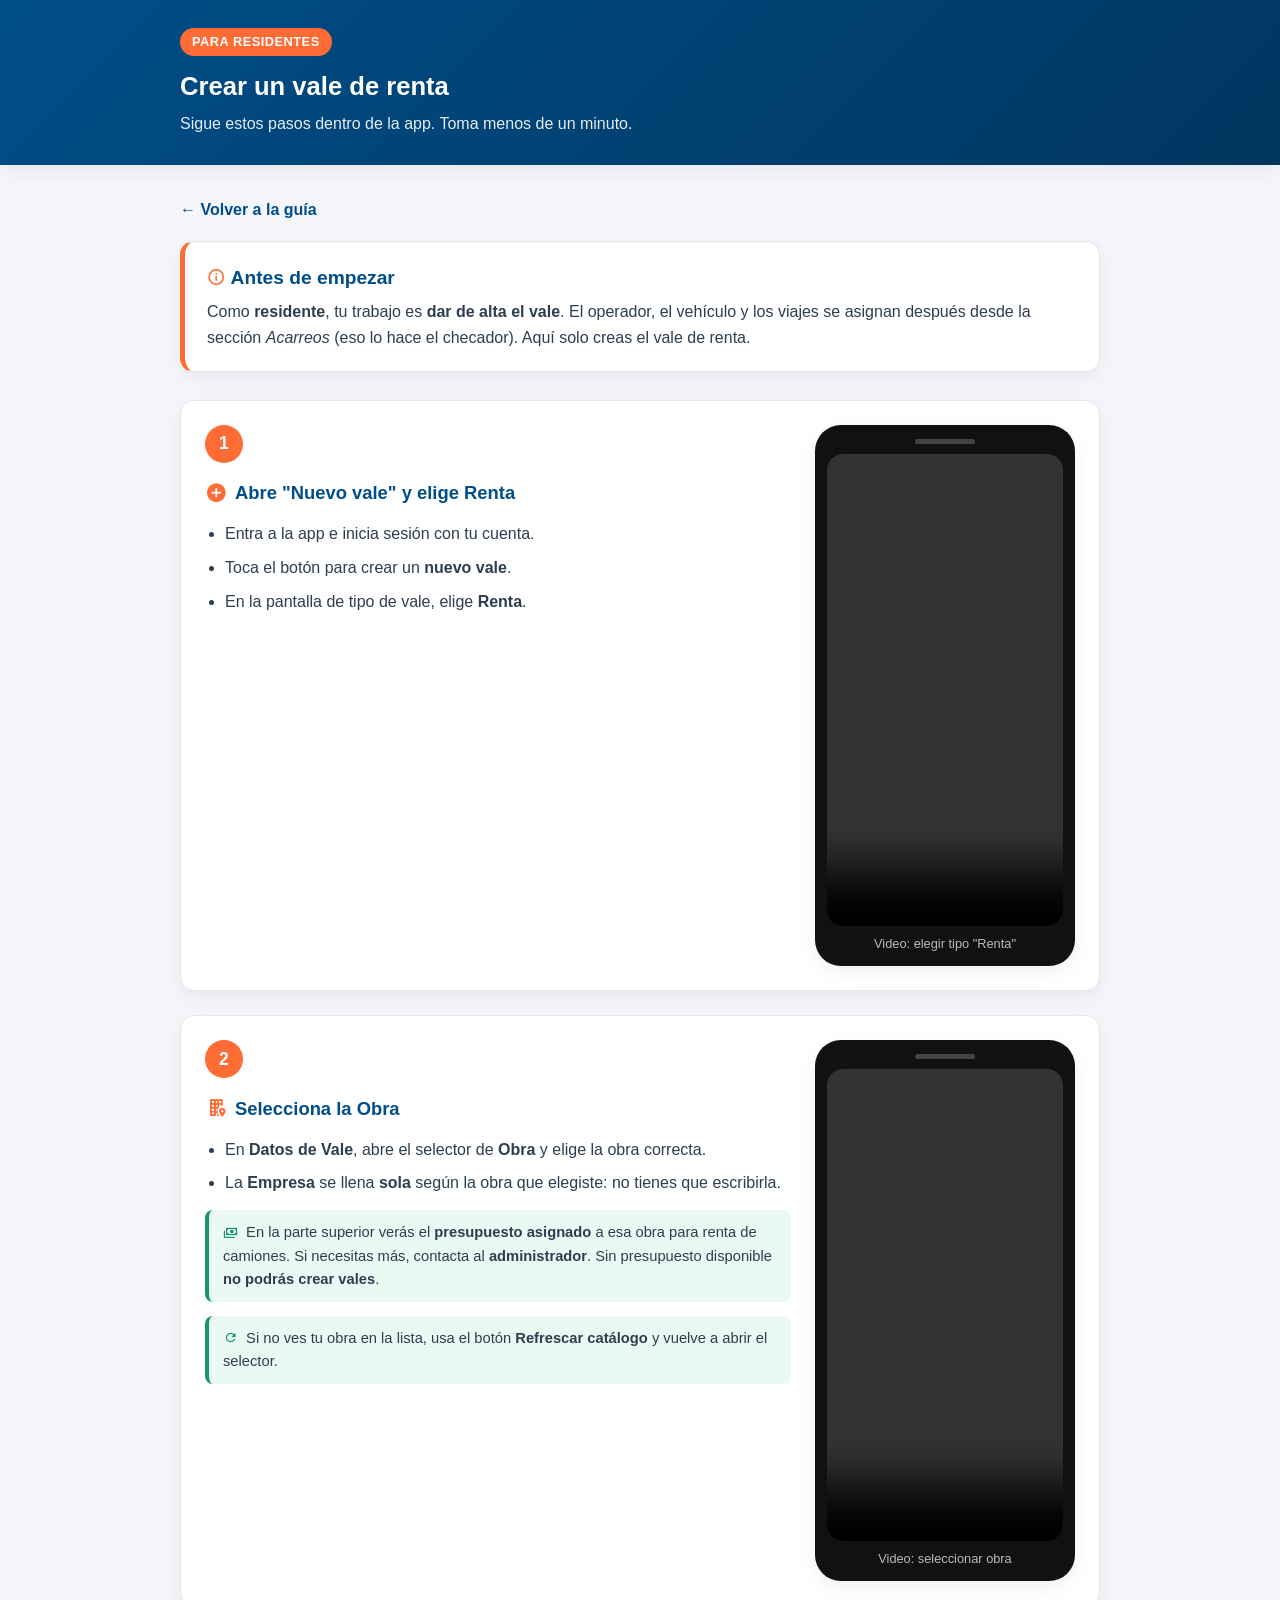
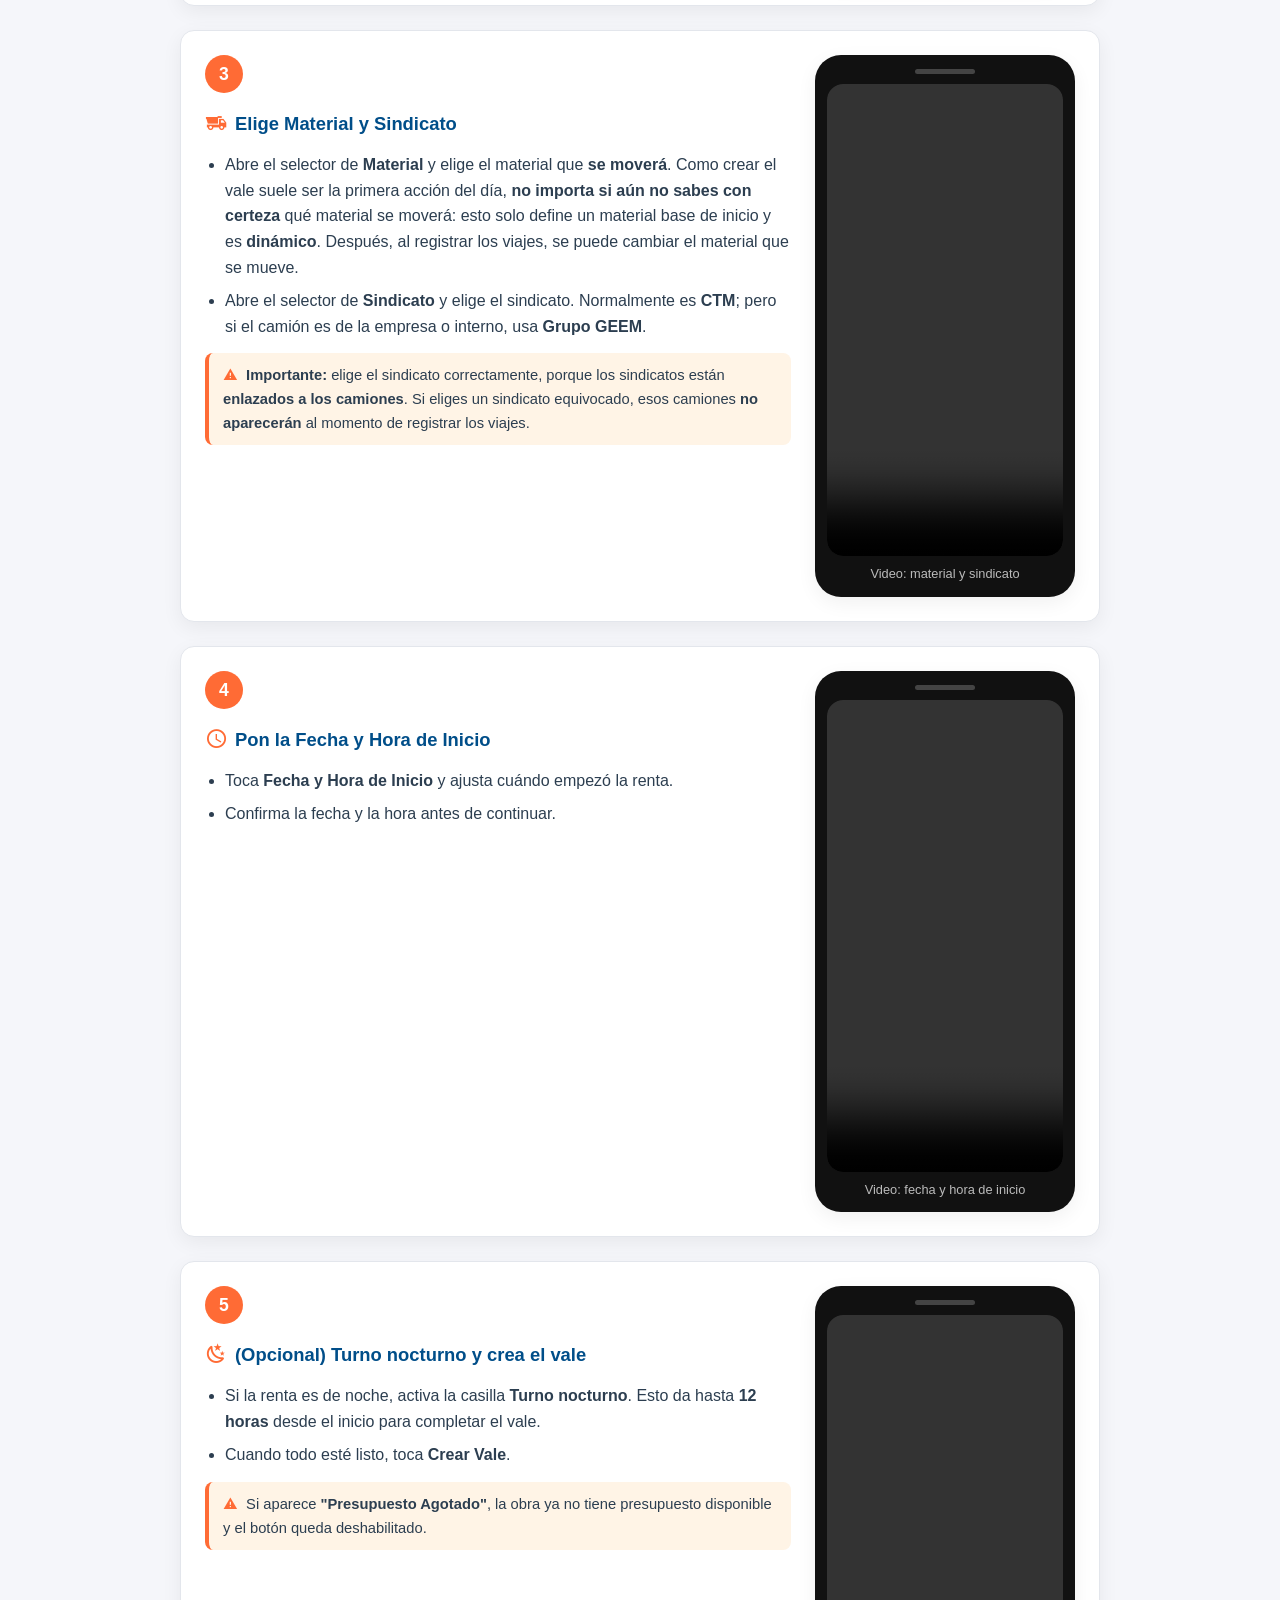
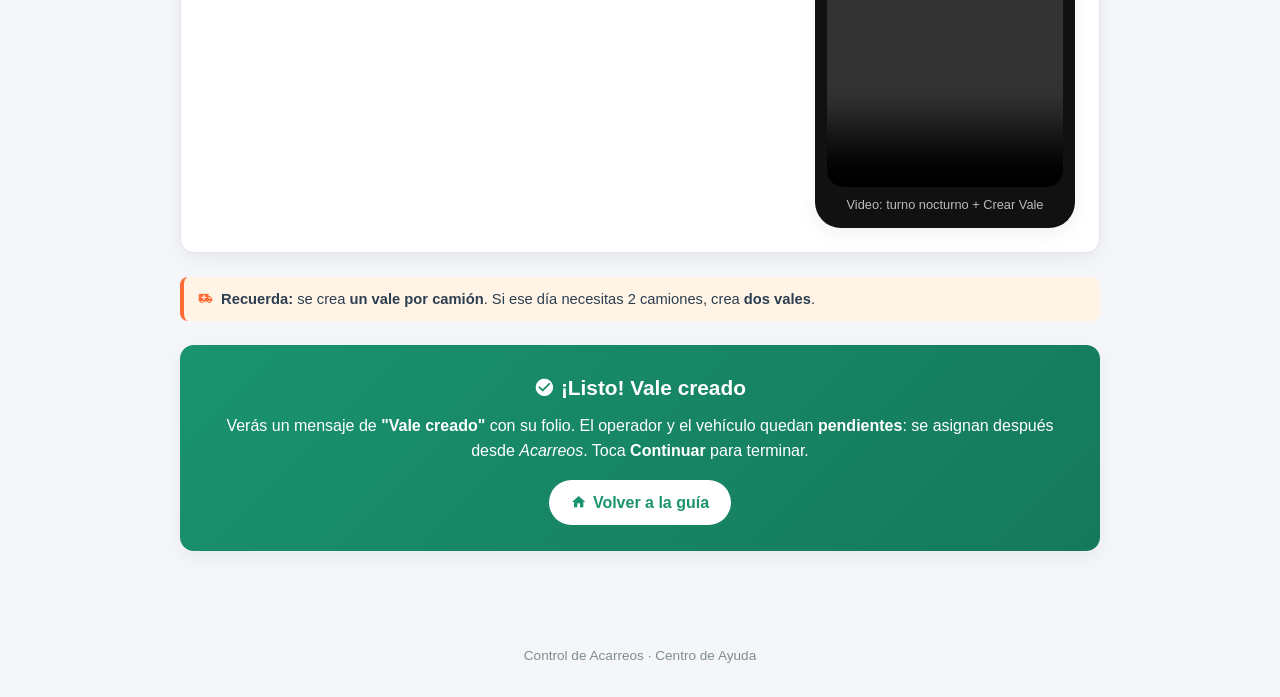
<file: ayuda-renta-crear-vale.html>
<!DOCTYPE html>
<!--
  ayuda-renta-crear-vale.html — Lección: "Residente, crea un vale de RENTA".

  Estructura de cada paso (se repite):
    <section class="paso">
      <div class="paso__texto"> ...número, título e instrucciones... </div>
      <div class="telefono">    ...el marco con el <video>...            </div>
    </section>

  Gracias al CSS (.paso usa display:flex con flex-wrap), en pantalla ancha el
  texto y el video quedan LADO A LADO, y en celular se APILAN automáticamente.

  Los <video> apuntan a archivos en la carpeta videos/. Mientras no existan, el
  reproductor se ve en negro; en cuanto coloques tus grabaciones con ese mismo
  nombre, aparecen solas. No hay que tocar más el HTML.
-->
<html lang="es">
  <head>
    <meta charset="UTF-8" />
    <meta name="viewport" content="width=device-width, initial-scale=1.0" />
    <title>Crear vale de renta — Ayuda Acarreos</title>

    <!-- Fuente de iconos "Material Design Icons". Es EXACTAMENTE el mismo set
         que usa la app (MaterialCommunityIcons), así que <i class="mdi mdi-truck"></i>
         da el mismo dibujo. Antes venía de un CDN (723 KB para usar 54 iconos);
         ahora css/iconos.css trae SOLO los que este sitio usa (8 KB) y se sirve
         desde nuestro propio servidor, así que no depende de que el CDN responda. -->
    <link rel="stylesheet" href="css/iconos.css" />

    <link rel="stylesheet" href="css/estilos.css" />
  </head>

  <body>
    <!-- ENCABEZADO ------------------------------------------------------ -->
    <header class="encabezado">
      <div class="contenedor">
        <span class="chip">Para Residentes</span>
        <h1 class="encabezado__titulo">Crear un vale de renta</h1>
        <p class="encabezado__subtitulo">
          Sigue estos pasos dentro de la app. Toma menos de un minuto.
        </p>
      </div>
    </header>

    <main class="principal">
      <div class="contenedor">
        <!-- Enlace para regresar a la portada. El &larr; es una flecha "←". -->
        <a class="volver" href="guia-renta-camion.html">&larr; Volver a la gu&iacute;a</a>

        <!-- Introducción: qué eres y qué vas a lograr. -->
        <div class="intro">
          <h2 class="intro__titulo">
            <i class="mdi mdi-information-outline"></i> Antes de empezar
          </h2>
          <p>
            Como <strong>residente</strong>, tu trabajo es <strong>dar de alta el
            vale</strong>. El operador, el vehículo y los viajes se asignan
            después desde la sección <em>Acarreos</em> (eso lo hace el checador).
            Aquí solo creas el vale de renta.
          </p>
        </div>

        <!-- ===================== PASO 1 ===================== -->
        <section class="paso">
          <div class="paso__texto">
            <div class="paso__numero">1</div>
            <h3 class="paso__titulo">
              <i class="mdi mdi-plus-circle"></i> Abre "Nuevo vale" y elige Renta
            </h3>
            <ul class="paso__lista">
              <li>Entra a la app e inicia sesión con tu cuenta.</li>
              <li>Toca el botón para crear un <strong>nuevo vale</strong>.</li>
              <li>
                En la pantalla de tipo de vale, elige <strong>Renta</strong>.
              </li>
            </ul>
          </div>

          <!-- Marco de teléfono con el video del paso 1. -->
          <div class="telefono">
            <div class="telefono__muesca"></div>
            <video
              class="telefono__video"
              controls
              muted
              loop
              playsinline
              preload="metadata"
              src="videos/renta-paso-1.mp4"
            ></video>
            <p class="telefono__placeholder">Video: elegir tipo "Renta"</p>
          </div>
        </section>

        <!-- ===================== PASO 2 ===================== -->
        <section class="paso">
          <div class="paso__texto">
            <div class="paso__numero">2</div>
            <h3 class="paso__titulo">
              <i class="mdi mdi-office-building-marker"></i> Selecciona la Obra
            </h3>
            <ul class="paso__lista">
              <li>
                En <strong>Datos de Vale</strong>, abre el selector de
                <strong>Obra</strong> y elige la obra correcta.
              </li>
              <li>
                La <strong>Empresa</strong> se llena <strong>sola</strong> según
                la obra que elegiste: no tienes que escribirla.
              </li>
            </ul>
            <div class="nota">
              <i class="mdi mdi-cash-multiple"></i>
              En la parte superior verás el <strong>presupuesto asignado</strong>
              a esa obra para renta de camiones. Si necesitas más, contacta al
              <strong>administrador</strong>. Sin presupuesto disponible
              <strong>no podrás crear vales</strong>.
            </div>
            <div class="nota">
              <i class="mdi mdi-refresh"></i>
              Si no ves tu obra en la lista, usa el botón
              <strong>Refrescar catálogo</strong> y vuelve a abrir el selector.
            </div>
          </div>

          <div class="telefono">
            <div class="telefono__muesca"></div>
            <video
              class="telefono__video"
              controls
              muted
              loop
              playsinline
              preload="metadata"
              src="videos/renta-paso-2.mp4"
            ></video>
            <p class="telefono__placeholder">Video: seleccionar obra</p>
          </div>
        </section>

        <!-- ===================== PASO 3 ===================== -->
        <section class="paso">
          <div class="paso__texto">
            <div class="paso__numero">3</div>
            <h3 class="paso__titulo">
              <i class="mdi mdi-dump-truck"></i> Elige Material y Sindicato
            </h3>
            <ul class="paso__lista">
              <li>
                Abre el selector de <strong>Material</strong> y elige el material
                que <strong>se moverá</strong>. Como crear el vale suele ser la
                primera acción del día, <strong>no importa si aún no sabes con
                certeza</strong> qué material se moverá: esto solo define un
                material base de inicio y es <strong>dinámico</strong>. Después,
                al registrar los viajes, se puede cambiar el material que se mueve.
              </li>
              <li>
                Abre el selector de <strong>Sindicato</strong> y elige el
                sindicato. Normalmente es <strong>CTM</strong>; pero si el camión
                es de la empresa o interno, usa <strong>Grupo GEEM</strong>.
              </li>
            </ul>
            <div class="nota nota--alerta">
              <i class="mdi mdi-alert"></i>
              <strong>Importante:</strong> elige el sindicato correctamente,
              porque los sindicatos están <strong>enlazados a los camiones</strong>.
              Si eliges un sindicato equivocado, esos camiones
              <strong>no aparecerán</strong> al momento de registrar los viajes.
            </div>
          </div>

          <div class="telefono">
            <div class="telefono__muesca"></div>
            <video
              class="telefono__video"
              controls
              muted
              loop
              playsinline
              preload="metadata"
              src="videos/renta-paso-3.mp4"
            ></video>
            <p class="telefono__placeholder">Video: material y sindicato</p>
          </div>
        </section>

        <!-- ===================== PASO 4 ===================== -->
        <section class="paso">
          <div class="paso__texto">
            <div class="paso__numero">4</div>
            <h3 class="paso__titulo">
              <i class="mdi mdi-clock-outline"></i> Pon la Fecha y Hora de Inicio
            </h3>
            <ul class="paso__lista">
              <li>
                Toca <strong>Fecha y Hora de Inicio</strong> y ajusta cuándo
                empezó la renta.
              </li>
              <li>Confirma la fecha y la hora antes de continuar.</li>
            </ul>
          </div>

          <div class="telefono">
            <div class="telefono__muesca"></div>
            <video
              class="telefono__video"
              controls
              muted
              loop
              playsinline
              preload="metadata"
              src="videos/renta-paso-4.mp4"
            ></video>
            <p class="telefono__placeholder">Video: fecha y hora de inicio</p>
          </div>
        </section>

        <!-- ===================== PASO 5 ===================== -->
        <section class="paso">
          <div class="paso__texto">
            <div class="paso__numero">5</div>
            <h3 class="paso__titulo">
              <i class="mdi mdi-weather-night"></i> (Opcional) Turno nocturno y crea el vale
            </h3>
            <ul class="paso__lista">
              <li>
                Si la renta es de noche, activa la casilla
                <strong>Turno nocturno</strong>. Esto da hasta
                <strong>12 horas</strong> desde el inicio para completar el vale.
              </li>
              <li>
                Cuando todo esté listo, toca <strong>Crear Vale</strong>.
              </li>
            </ul>
            <div class="nota nota--alerta">
              <i class="mdi mdi-alert"></i>
              Si aparece <strong>"Presupuesto Agotado"</strong>, la obra ya no
              tiene presupuesto disponible y el botón queda deshabilitado.
            </div>
          </div>

          <div class="telefono">
            <div class="telefono__muesca"></div>
            <video
              class="telefono__video"
              controls
              muted
              loop
              playsinline
              preload="metadata"
              src="videos/renta-paso-5.mp4"
            ></video>
            <p class="telefono__placeholder">Video: turno nocturno + Crear Vale</p>
          </div>
        </section>

        <!-- Regla general: un vale = un camión. Va fuera de los pasos, como
             recordatorio destacado justo antes del cierre. -->
        <div class="nota nota--alerta" style="margin-bottom: 24px">
          <i class="mdi mdi-truck-plus"></i>
          <strong>Recuerda:</strong> se crea <strong>un vale por camión</strong>.
          Si ese día necesitas 2 camiones, crea <strong>dos vales</strong>.
        </div>

        <!-- ===================== RESULTADO ===================== -->
        <!-- Toda la tarjeta verde es ahora un ENLACE (<a>): al tocarla regresas
             a la página principal. El <span> de adentro solo le da aspecto de
             botón para que se note que es clickeable. -->
        <a class="resultado" href="guia-renta-camion.html">
          <h2 class="resultado__titulo">
            <i class="mdi mdi-check-circle"></i> ¡Listo! Vale creado
          </h2>
          <p>
            Verás un mensaje de <strong>"Vale creado"</strong> con su folio. El
            operador y el vehículo quedan <strong>pendientes</strong>: se asignan
            después desde <em>Acarreos</em>. Toca <strong>Continuar</strong> para
            terminar.
          </p>
          <span class="resultado__boton">
            <i class="mdi mdi-home"></i> Volver a la gu&iacute;a
          </span>
        </a>
      </div>
    </main>

    <footer class="pie">
      <div class="contenedor">Control de Acarreos · Centro de Ayuda</div>
    </footer>

    <!-- JavaScript: reproduce cada video automáticamente cuando entra en
         pantalla y lo pausa cuando sale. Se pone al FINAL del body para que el
         HTML ya exista cuando el script corre. -->
    <script src="js/tutorial.js"></script>
  </body>
</html>
</file>
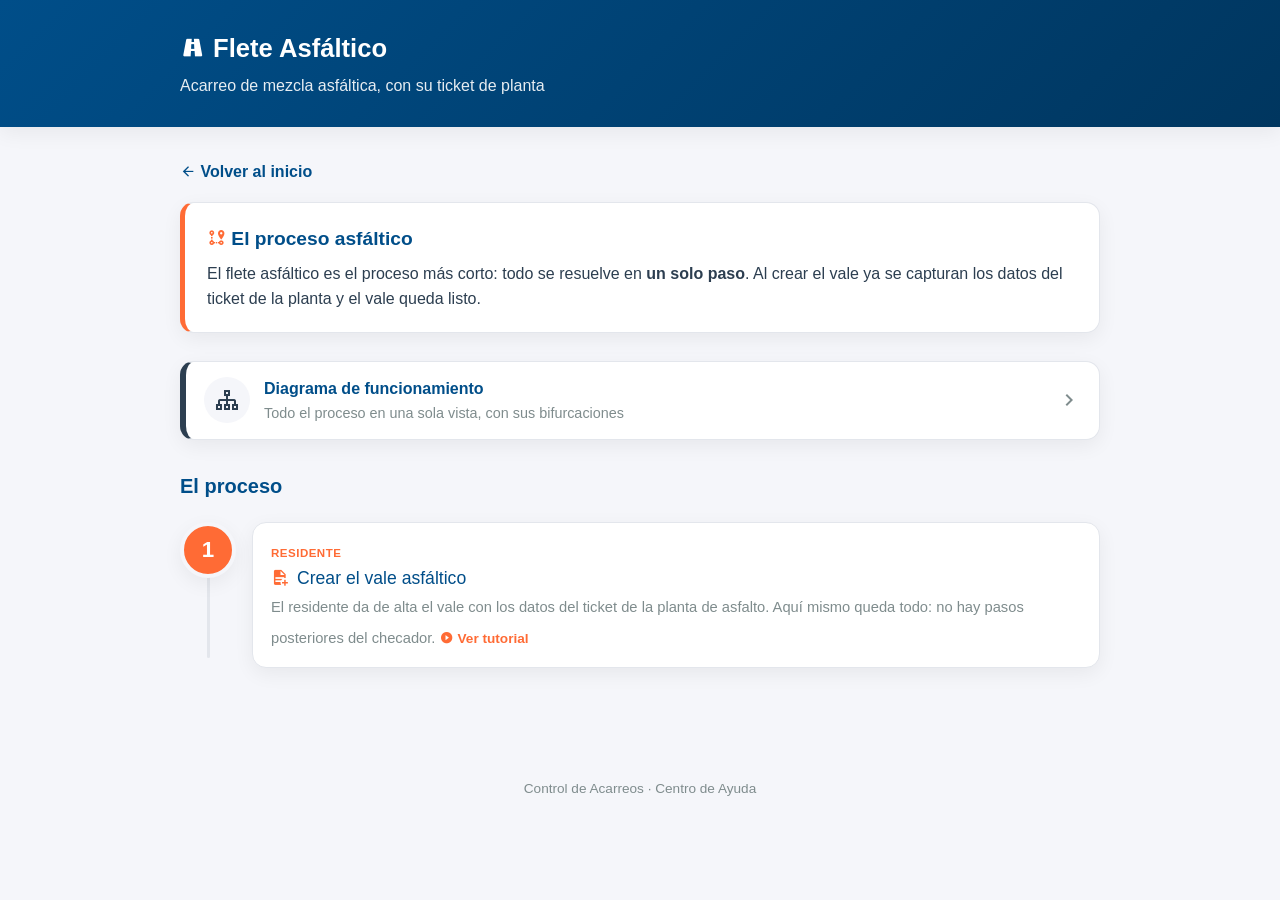
<file: guia-asfaltico.html>
<!DOCTYPE html>
<!--
  guia-asfaltico.html — Guía del proceso de FLETE ASFÁLTICO.

  Se llega aquí desde el botón "Flete Asfáltico" de la portada (index.html).

  A diferencia de material y renta, este proceso tiene UNA SOLA parada: el
  residente crea el vale y ahí mismo se captura todo (ticket de planta incluido).
  No hay pasos del checador, así que esta guía no lleva modales ni paradas
  "Próximamente".
-->
<html lang="es">
  <head>
    <meta charset="UTF-8" />
    <meta name="viewport" content="width=device-width, initial-scale=1.0" />
    <title>Flete Asfáltico — Ayuda Control de Acarreos</title>

    <link rel="stylesheet" href="css/iconos.css" />
    <link rel="stylesheet" href="css/estilos.css" />
  </head>

  <body>
    <header class="encabezado">
      <div class="contenedor">
        <h1 class="encabezado__titulo">
          <i class="mdi mdi-road-variant"></i> Flete Asfáltico
        </h1>
        <p class="encabezado__subtitulo">
          Acarreo de mezcla asfáltica, con su ticket de planta
        </p>
      </div>
    </header>

    <main class="principal">
      <div class="contenedor">
        <a class="volver" href="index.html">
          <i class="mdi mdi-arrow-left"></i> Volver al inicio
        </a>

        <div class="intro">
          <h2 class="intro__titulo">
            <i class="mdi mdi-map-marker-path"></i> El proceso asfáltico
          </h2>
          <p>
            El flete asfáltico es el proceso más corto: todo se resuelve en
            <strong>un solo paso</strong>. Al crear el vale ya se capturan los
            datos del ticket de la planta y el vale queda listo.
          </p>
        </div>

        <!-- ACCESO AL DIAGRAMA ---------------------------------------------
             Va entre la introducción y el mapa, para que la página se lea como:
             "esto es el proceso" -> "míralo completo de un vistazo" -> "ahora
             sí, los pasos". Es un <a> normal a una página propia. -->
        <a class="boton-diagrama boton-diagrama--asfaltico" href="diagrama-asfaltico.html">
          <span class="boton-diagrama__icono">
            <i class="mdi mdi-sitemap-outline"></i>
          </span>
          <span class="boton-diagrama__texto">
            <span class="boton-diagrama__titulo">Diagrama de funcionamiento</span>
            <span class="boton-diagrama__desc">Todo el proceso en una sola vista, con sus bifurcaciones</span>
          </span>
          <i class="mdi mdi-chevron-right boton-diagrama__flecha"></i>
        </a>

        <h2 class="ruta-titulo">El proceso</h2>

        <div class="ruta">
          <!-- PARADA 1 — Residente crea el vale asfáltico (SÍ tiene tutorial) -->
          <a class="ruta__parada" href="ayuda-asfaltico-crear-vale.html">
            <span class="ruta__num">1</span>
            <span class="ruta__contenido">
              <span class="ruta__rol">Residente</span>
              <span class="ruta__parada-titulo">
                <i class="mdi mdi-file-document-plus"></i> Crear el vale
                asfáltico
              </span>
              <span class="ruta__parada-texto">
                El residente da de alta el vale con los datos del ticket de la
                planta de asfalto. Aquí mismo queda todo: no hay pasos
                posteriores del checador.
              </span>
              <span class="ruta__ir">
                <i class="mdi mdi-play-circle"></i> Ver tutorial
              </span>
            </span>
          </a>
        </div>
      </div>
    </main>

    <footer class="pie">
      <div class="contenedor">Control de Acarreos · Centro de Ayuda</div>
    </footer>
  </body>
</html>
</file>
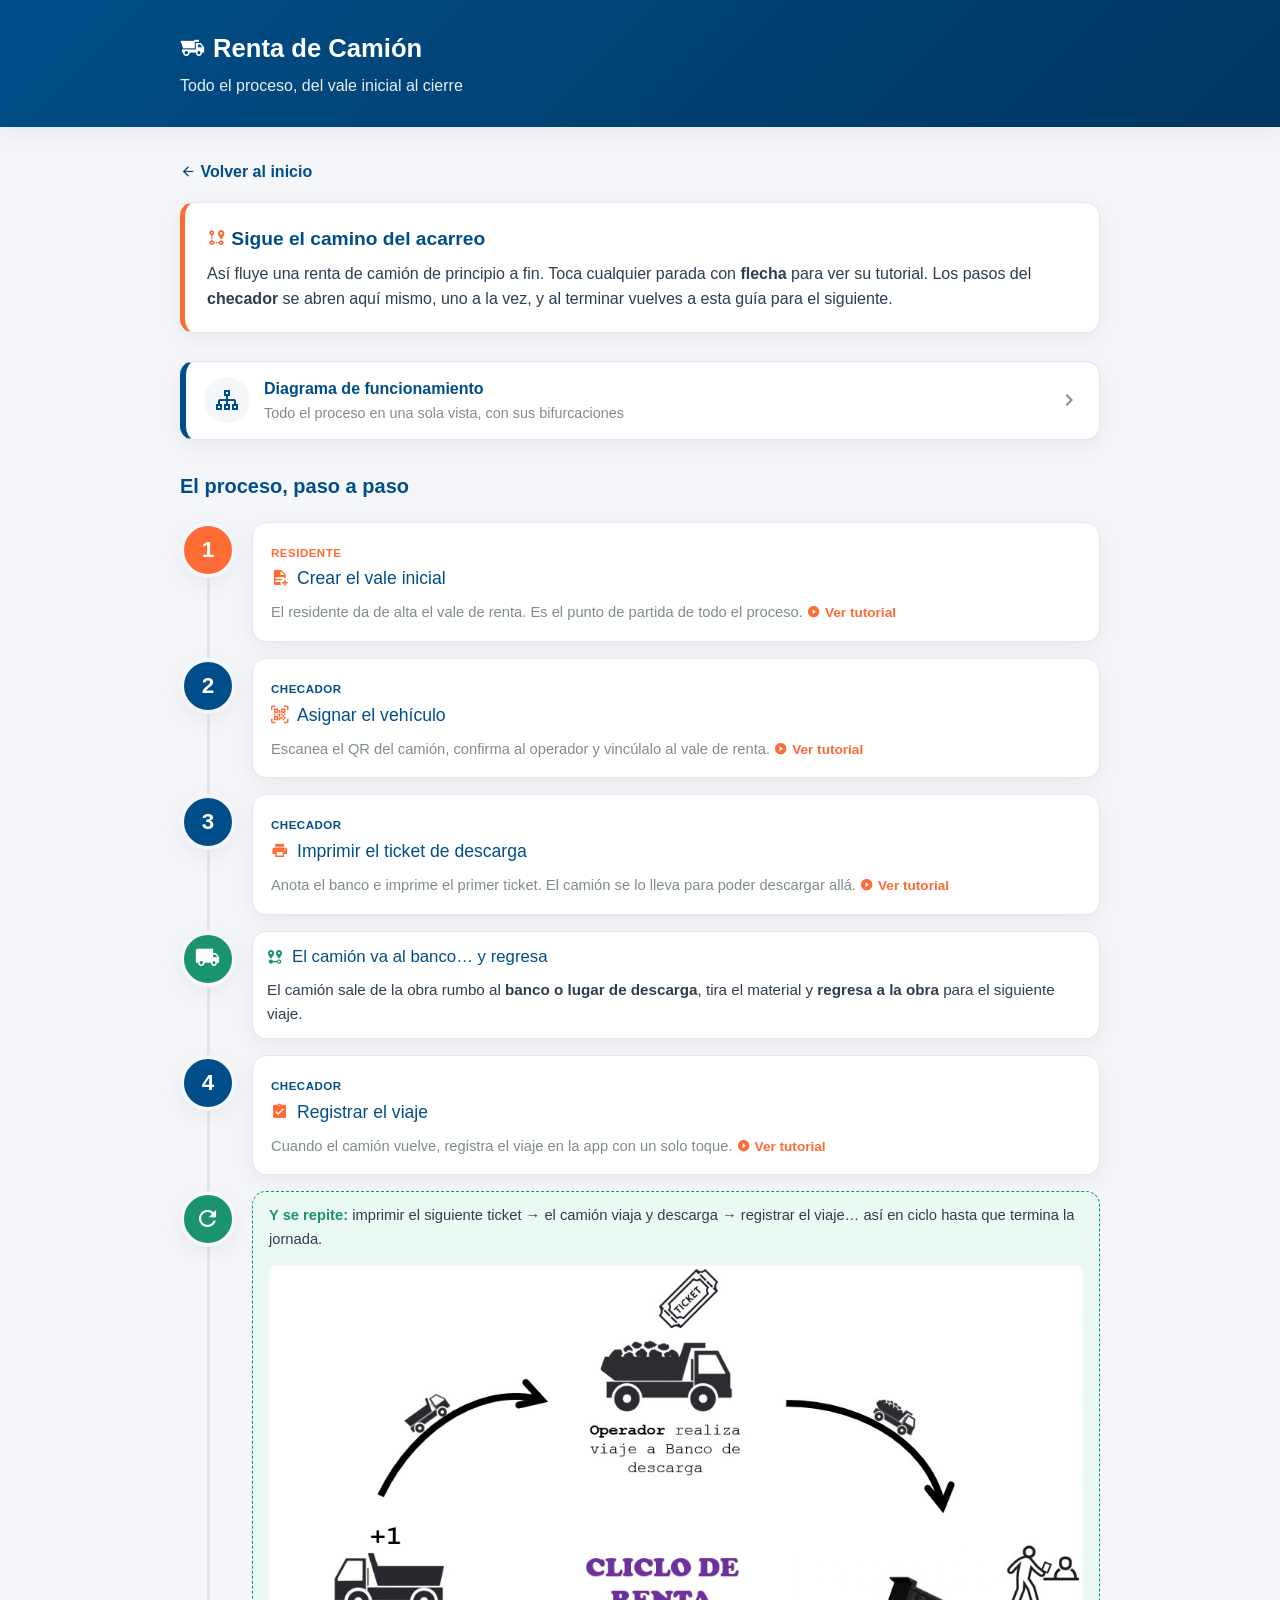
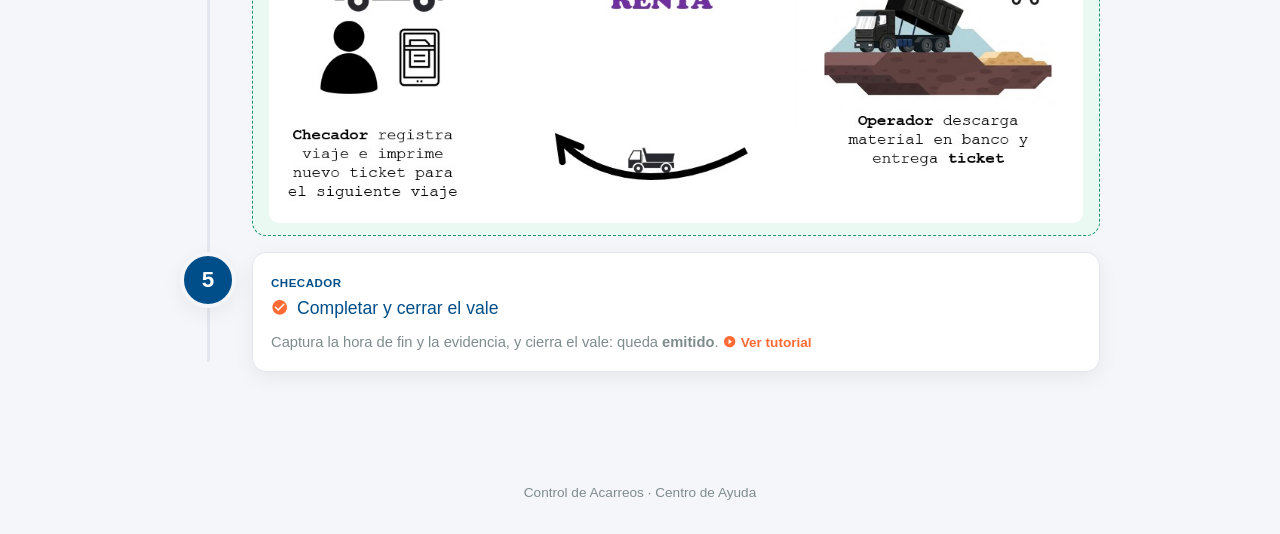
<file: guia-renta-camion.html>
<!DOCTYPE html>
<!--
  guia-renta-camion.html — Guía completa de RENTA DE CAMIÓN.

  Antes esto era la portada (index.html). Ahora la portada es solo un menú con
  4 botones grandes, y cada botón lleva a una guía como esta. Así el usuario
  primero decide QUÉ quiere ver, y hasta entonces aparecen los pasos.
-->
<html lang="es">
  <head>
    <!-- charset UTF-8 permite acentos y ñ sin que se vean rotos. -->
    <meta charset="UTF-8" />

    <!-- viewport: indispensable para que se vea bien en celular. Dice
         "usa el ancho real del dispositivo" en vez de fingir una pantalla
         de escritorio y encoger todo. -->
    <meta name="viewport" content="width=device-width, initial-scale=1.0" />

    <!-- Lo que aparece en la pestaña del navegador. -->
    <title>Renta de Camión — Ayuda Control de Acarreos</title>

    <!-- Fuente de iconos "Material Design Icons". Es EXACTAMENTE el mismo set
         que usa la app (MaterialCommunityIcons), así que <i class="mdi mdi-truck"></i>
         da el mismo dibujo. Antes venía de un CDN (723 KB para usar 54 iconos);
         ahora css/iconos.css trae SOLO los que este sitio usa (8 KB) y se sirve
         desde nuestro propio servidor, así que no depende de que el CDN responda. -->
    <link rel="stylesheet" href="css/iconos.css" />

    <!-- Enlazamos nuestro CSS. La ruta es relativa a este archivo. -->
    <link rel="stylesheet" href="css/estilos.css" />
  </head>

  <body>
    <!-- ENCABEZADO ------------------------------------------------------ -->
    <header class="encabezado">
      <div class="contenedor">
        <h1 class="encabezado__titulo">
          <i class="mdi mdi-dump-truck"></i> Renta de Camión
        </h1>
        <p class="encabezado__subtitulo">
          Todo el proceso, del vale inicial al cierre
        </p>
      </div>
    </header>

    <!-- CONTENIDO PRINCIPAL --------------------------------------------- -->
    <main class="principal">
      <div class="contenedor">
        <!-- Enlace para regresar al menú de las 4 opciones. -->
        <a class="volver" href="index.html">
          <i class="mdi mdi-arrow-left"></i> Volver al inicio
        </a>

        <div class="intro">
          <h2 class="intro__titulo">
            <i class="mdi mdi-map-marker-path"></i> Sigue el camino del acarreo
          </h2>
          <p>
            Así fluye una renta de camión de principio a fin. Toca cualquier
            parada con <strong>flecha</strong> para ver su tutorial. Los pasos
            del <strong>checador</strong> se abren aquí mismo, uno a la vez, y
            al terminar vuelves a esta guía para el siguiente.
          </p>
        </div>

        <!-- ACCESO AL DIAGRAMA ---------------------------------------------
             Va entre la introducción y el mapa, para que la página se lea como:
             "esto es el proceso" -> "míralo completo de un vistazo" -> "ahora
             sí, los pasos". Es un <a> normal a una página propia. -->
        <a class="boton-diagrama boton-diagrama--renta" href="diagrama-renta-camion.html">
          <span class="boton-diagrama__icono">
            <i class="mdi mdi-sitemap-outline"></i>
          </span>
          <span class="boton-diagrama__texto">
            <span class="boton-diagrama__titulo">Diagrama de funcionamiento</span>
            <span class="boton-diagrama__desc">Todo el proceso en una sola vista, con sus bifurcaciones</span>
          </span>
          <i class="mdi mdi-chevron-right boton-diagrama__flecha"></i>
        </a>

        <h2 class="ruta-titulo">El proceso, paso a paso</h2>

        <!-- EL CAMINO / MAPA DEL PROCESO ------------------------------------
             Cada <a class="ruta__parada"> es una parada que lleva a un tutorial.
             Los <div class="ruta__viaje"> y <div class="ruta__ciclo"> son nodos
             ilustrativos (no enlaces): el viaje animado del camión y el ciclo. -->
        <div class="ruta">
          <!-- PARADA 1 — Residente crea el vale -->
          <a class="ruta__parada" href="ayuda-renta-crear-vale.html">
            <span class="ruta__num">1</span>
            <span class="ruta__contenido">
              <span class="ruta__rol">Residente</span>
              <span class="ruta__parada-titulo">
                <i class="mdi mdi-file-document-plus"></i> Crear el vale inicial
              </span>
              <span class="ruta__parada-texto">
                El residente da de alta el vale de renta. Es el punto de partida
                de todo el proceso.
              </span>
              <span class="ruta__ir"><i class="mdi mdi-play-circle"></i> Ver tutorial</span>
            </span>
          </a>

          <!-- PARADA 2 — Checador asigna el vehículo (QR)
               Ahora es un <button> con data-paso="asignar": el JS lo escucha y
               abre el modal de ese paso. Antes era un <a> que llevaba a otra
               página; ya no hace falta salir de aquí. -->
          <button type="button" class="ruta__parada" data-paso="asignar">
            <span class="ruta__num ruta__num--checador">2</span>
            <span class="ruta__contenido">
              <span class="ruta__rol ruta__rol--checador">Checador</span>
              <span class="ruta__parada-titulo">
                <i class="mdi mdi-qrcode-scan"></i> Asignar el vehículo
              </span>
              <span class="ruta__parada-texto">
                Escanea el QR del camión, confirma al operador y vincúlalo al
                vale de renta.
              </span>
              <span class="ruta__ir"><i class="mdi mdi-play-circle"></i> Ver tutorial</span>
            </span>
          </button>

          <!-- PARADA 3 — Checador imprime el ticket de descarga -->
          <button type="button" class="ruta__parada" data-paso="ticket">
            <span class="ruta__num ruta__num--checador">3</span>
            <span class="ruta__contenido">
              <span class="ruta__rol ruta__rol--checador">Checador</span>
              <span class="ruta__parada-titulo">
                <i class="mdi mdi-printer"></i> Imprimir el ticket de descarga
              </span>
              <span class="ruta__parada-texto">
                Anota el banco e imprime el primer ticket. El camión se lo lleva
                para poder descargar allá.
              </span>
              <span class="ruta__ir"><i class="mdi mdi-play-circle"></i> Ver tutorial</span>
            </span>
          </button>

          <!-- NODO VIAJE — diagrama ESTÁTICO: el camión va al banco (con su
               ticket) y regresa a la obra. Iconos MDI + curvas punteadas.
               (Placeholder: luego se sustituye por una imagen/gif.) -->
          <div class="ruta__viaje">
            <span class="ruta__num ruta__num--viaje">
              <i class="mdi mdi-truck"></i>
            </span>
            <div class="ruta__viaje-contenido">
              <div class="ruta__viaje-titulo">
                <i class="mdi mdi-map-marker-distance"></i> El camión va al banco…
                y regresa
              </div>

              <!-- Solo texto (sin imágenes). -->
              <p class="ruta__viaje-texto">
                El camión sale de la obra rumbo al
                <strong>banco o lugar de descarga</strong>, tira el material y
                <strong>regresa a la obra</strong> para el siguiente viaje.
              </p>
            </div>
          </div>

          <!-- PARADA 4 — Checador registra el viaje al regresar -->
          <button type="button" class="ruta__parada" data-paso="registrar">
            <span class="ruta__num ruta__num--checador">4</span>
            <span class="ruta__contenido">
              <span class="ruta__rol ruta__rol--checador">Checador</span>
              <span class="ruta__parada-titulo">
                <i class="mdi mdi-clipboard-check"></i> Registrar el viaje
              </span>
              <span class="ruta__parada-texto">
                Cuando el camión vuelve, registra el viaje en la app con un solo
                toque.
              </span>
              <span class="ruta__ir"><i class="mdi mdi-play-circle"></i> Ver tutorial</span>
            </span>
          </button>

          <!-- NODO CICLO — se repite hasta terminar la jornada -->
          <div class="ruta__ciclo">
            <span class="ruta__num ruta__num--ciclo">
              <i class="mdi mdi-refresh"></i>
            </span>
            <div class="ruta__ciclo-contenido">
              <p>
                <strong>Y se repite:</strong> imprimir el siguiente ticket → el
                camión viaja y descarga → registrar el viaje… así en ciclo hasta
                que termina la jornada.
              </p>

              <!-- Diagrama del ciclo de renta (imagen). -->
              <img
                class="ruta__ciclo-img"
                src="img/ciclo-renta.jpg"
                alt="Ciclo de renta: el checador registra el viaje e imprime el ticket; el operador viaja al banco, descarga el material y entrega el ticket; y el ciclo se repite."
              />
            </div>
          </div>

          <!-- PARADA 5 — Checador completa/cierra el vale -->
          <button type="button" class="ruta__parada" data-paso="completar">
            <span class="ruta__num ruta__num--checador">5</span>
            <span class="ruta__contenido">
              <span class="ruta__rol ruta__rol--checador">Checador</span>
              <span class="ruta__parada-titulo">
                <i class="mdi mdi-check-circle"></i> Completar y cerrar el vale
              </span>
              <span class="ruta__parada-texto">
                Captura la hora de fin y la evidencia, y cierra el vale: queda
                <strong>emitido</strong>.
              </span>
              <span class="ruta__ir"><i class="mdi mdi-play-circle"></i> Ver tutorial</span>
            </span>
          </button>
        </div>

      </div>
    </main>

    <!-- ================= MODAL DE PASO (guía del checador) =================
         Una sola ventana flotante que contiene los CUATRO pasos del checador.
         Empieza oculta (atributo `hidden`). El JavaScript de js/guia-modales.js
         la muestra y deja visible solo el paso que tocaste (el que tenga la
         clase .modal__paso--activo).

         Cada <article> lleva:
           data-paso       = nombre del paso (coincide con el data-paso del botón)
           data-siguiente  = a qué paso salta el botón "Siguiente" (el último no lo tiene)
         Los <video> apuntan a archivos que aún no existen: se ven en negro hasta
         que coloques las grabaciones con ese nombre en la carpeta videos/. -->
    <div class="modal-fondo" id="modal-checador" hidden>
      <div
        class="modal"
        role="dialog"
        aria-modal="true"
        aria-labelledby="modal-titulo-activo"
      >
        <!-- Botón "X" para cerrar (arriba a la derecha). -->
        <button
          type="button"
          class="modal__cerrar"
          data-cerrar
          aria-label="Cerrar y volver a la guía"
        >
          &times;
        </button>

        <!-- ---------- PASO: ASIGNAR (Paso 2) ---------- -->
        <article class="modal__paso" data-paso="asignar" data-siguiente="ticket">
          <span class="modal__etiqueta">Paso 2 · Para checadores</span>
          <h2 class="modal__titulo">
            <i class="mdi mdi-qrcode-scan"></i> Asigna el vehículo al vale
          </h2>
          <div class="modal__cuerpo">
            <div class="modal__texto">
              <ul class="paso__lista">
                <li>
                  En la pantalla <strong>Vales</strong>, toca
                  <strong>“Asignar Vehículo”</strong>.
                </li>
                <li>
                  <strong>Escanea el QR</strong> del camión. Con eso queda
                  vinculado al vale (las placas van ligadas a ese QR).
                </li>
                <li>
                  Revisa el <strong>“Operador en turno”</strong>. Si no es el
                  correcto, toca <strong>“Cambiar”</strong> y búscalo.
                </li>
                <li>
                  En <strong>“Selecciona un vale para asignar”</strong>, busca tu
                  vale dentro de <strong>“Renta de Equipo”</strong> y tócalo.
                </li>
                <li>
                  Confirma en <strong>“Confirmar asignación”</strong> con el botón
                  <strong>“Asignar”</strong>.
                </li>
              </ul>

              <div class="nota nota--alerta">
                <i class="mdi mdi-alert"></i>
                <strong>Si el camión no aparece</strong> en la lista, casi siempre
                es por el <strong>sindicato</strong>: debe coincidir con el del
                vale (normalmente <strong>CTM</strong>; camión de empresa/interno →
                <strong>Grupo GEEM</strong>).
              </div>

              <div class="nota">
                <i class="mdi mdi-information"></i>
                Al asignar, la app te lleva sola al detalle del vale en la sección
                <strong>Acarreos</strong>. Ahí siguen los demás pasos.
              </div>
            </div>

            <div class="telefono">
              <div class="telefono__muesca"></div>
              <video
                class="telefono__video"
                controls
                muted
                loop
                playsinline
                preload="metadata"
                src="videos/renta-checador-paso-1.mp4"
              ></video>
              <p class="telefono__placeholder">Video: asignar vehículo (QR)</p>
            </div>
          </div>

          <div class="modal__pie">
            <button type="button" class="modal__boton" data-cerrar>
              <i class="mdi mdi-arrow-left"></i> Volver a la guía
            </button>
            <button type="button" class="modal__boton modal__boton--siguiente" data-siguiente>
              Siguiente paso <i class="mdi mdi-arrow-right"></i>
            </button>
          </div>
        </article>

        <!-- ---------- PASO: TICKET (Paso 3) ---------- -->
        <article class="modal__paso" data-paso="ticket" data-siguiente="registrar">
          <span class="modal__etiqueta">Paso 3 · Para checadores</span>
          <h2 class="modal__titulo">
            <i class="mdi mdi-printer"></i> Imprime el primer ticket de descarga
          </h2>
          <div class="modal__cuerpo">
            <div class="modal__texto">
              <p class="paso__parrafo">
                Este paso aplica cuando el material se va a
                <strong>tirar a un banco</strong> (basura, escombro, demolición,
                desperdicio…). Es lo que el camión entrega en el banco para que lo
                dejen descargar.
              </p>
              <ul class="paso__lista">
                <li>
                  En el detalle del vale, en
                  <strong>“Tickets de Descarga”</strong>, toca
                  <strong>“Imprimir Primer Ticket de Descarga”</strong>.
                </li>
                <li>
                  Escribe el <strong>banco</strong> donde se descargará (modal
                  <strong>“Ticket de Descarga”</strong>) y toca
                  <strong>“Imprimir”</strong>.
                </li>
                <li>
                  Confirma el <strong>material</strong> que se mueve en este viaje
                  (modal <strong>“Material — Ticket #01”</strong>).
                </li>
                <li>
                  En <strong>“Ticket Físico”</strong>, toca
                  <strong>“Buscar impresoras”</strong> e imprime por Bluetooth.
                </li>
              </ul>

              <div class="nota">
                <i class="mdi mdi-truck-fast"></i>
                Con el ticket impreso, el camión ya puede salir al banco.
                <strong>Puedes cerrar la app:</strong> el ticket viaja con el
                camión y tú registras el viaje cuando regrese.
              </div>

              <details class="saber-mas">
                <summary class="saber-mas__boton">
                  <i class="mdi mdi-help-circle"></i> ¿Y si la renta no lleva
                  material de descarga?
                </summary>
                <div class="saber-mas__contenido">
                  Si el equipo rentado <strong>no</strong> tira material en un
                  banco, <strong>no hay tickets</strong>: la sección “Tickets de
                  Descarga” ni siquiera aparece. En ese caso te saltas este paso y
                  solo registras los viajes/turnos (Paso 4), respetando el tiempo
                  mínimo entre uno y otro.
                </div>
              </details>
            </div>

            <div class="telefono">
              <div class="telefono__muesca"></div>
              <video
                class="telefono__video"
                controls
                muted
                loop
                playsinline
                preload="metadata"
                src="videos/renta-checador-paso-2.mp4"
              ></video>
              <p class="telefono__placeholder">Video: imprimir ticket de descarga</p>
            </div>
          </div>

          <div class="modal__pie">
            <button type="button" class="modal__boton" data-cerrar>
              <i class="mdi mdi-arrow-left"></i> Volver a la guía
            </button>
            <button type="button" class="modal__boton modal__boton--siguiente" data-siguiente>
              Siguiente paso <i class="mdi mdi-arrow-right"></i>
            </button>
          </div>
        </article>

        <!-- ---------- PASO: REGISTRAR (Paso 4) ----------
             Aquí doblamos el mensaje del "ciclo": registrar un viaje es la acción
             que se repite en bucle, así que lo explicamos en este mismo paso. -->
        <article class="modal__paso" data-paso="registrar" data-siguiente="completar">
          <span class="modal__etiqueta">Paso 4 · Para checadores</span>
          <h2 class="modal__titulo">
            <i class="mdi mdi-clipboard-check"></i> Registra el viaje al regresar
          </h2>
          <div class="modal__cuerpo">
            <div class="modal__texto">
              <ul class="paso__lista">
                <li>
                  Cuando el camión vuelve, en la sección
                  <strong>“Completar Vale”</strong> toca
                  <strong>“Registrar Primer Viaje”</strong> (después dirá
                  <strong>“Registrar Viaje 2”</strong>, y así).
                </li>
                <li>
                  Confirma el aviso <strong>“Registrar Viaje”</strong>. Eso es
                  todo: no pide capturar más datos (la app guarda la hora sola).
                </li>
              </ul>

              <div class="nota nota--alerta">
                <i class="mdi mdi-alert"></i>
                Debe pasar un <strong>tiempo mínimo entre viajes</strong> (por
                defecto ~20 min) y, si es material de descarga, hay que tener el
                <strong>ticket impreso</strong> antes de registrar. Si falta algo,
                la app te lo avisa y el botón queda deshabilitado.
              </div>

              <div class="nota">
                <i class="mdi mdi-refresh"></i>
                <strong>Y se repite en ciclo:</strong> registrar el viaje habilita
                <strong>“Imprimir Ticket #02”</strong> → el camión vuelve al banco
                y descarga → al regresar registras el <strong>Viaje 2</strong>… así
                hasta terminar la jornada. En material de descarga,
                <strong>tickets y viajes deben quedar iguales</strong>.
              </div>
            </div>

            <div class="telefono">
              <div class="telefono__muesca"></div>
              <video
                class="telefono__video"
                controls
                muted
                loop
                playsinline
                preload="metadata"
                src="videos/renta-checador-paso-3.mp4"
              ></video>
              <p class="telefono__placeholder">Video: registrar viaje</p>
            </div>
          </div>

          <div class="modal__pie">
            <button type="button" class="modal__boton" data-cerrar>
              <i class="mdi mdi-arrow-left"></i> Volver a la guía
            </button>
            <button type="button" class="modal__boton modal__boton--siguiente" data-siguiente>
              Siguiente paso <i class="mdi mdi-arrow-right"></i>
            </button>
          </div>
        </article>

        <!-- ---------- PASO: COMPLETAR (Paso 5) — último, sin "siguiente" ---------- -->
        <article class="modal__paso" data-paso="completar">
          <span class="modal__etiqueta">Paso 5 · Para checadores</span>
          <h2 class="modal__titulo">
            <i class="mdi mdi-check-circle"></i> Completa y cierra el vale
          </h2>
          <div class="modal__cuerpo">
            <div class="modal__texto">
              <ul class="paso__lista">
                <li>
                  En <strong>“Completar Vale”</strong>, elige
                  <strong>“Renta por día completo”</strong>,
                  <strong>“Renta por medio día”</strong>, o captura la
                  <strong>“Hora de Fin”</strong>.
                </li>
                <li>Agrega <strong>“Notas (opcional)”</strong> si hace falta.</li>
                <li>
                  Toma la <strong>evidencia</strong> (foto + ubicación). Es
                  <strong>obligatoria</strong>.
                </li>
                <li>Toca el botón verde <strong>“Completar Vale”</strong>.</li>
              </ul>

              <div class="nota nota--alerta">
                <i class="mdi mdi-alert"></i>
                Si es material de descarga y los <strong>tickets no coinciden con
                los viajes</strong>, el botón queda bloqueado hasta emparejarlos.
              </div>

              <div class="nota">
                <i class="mdi mdi-check-circle"></i>
                Al completar verás <strong>“Vale Completado”</strong>: queda
                <strong>emitido</strong>. Genera el <strong>PDF</strong> e imprime
                el <strong>ticket físico</strong> para cerrarlo del todo.
              </div>
            </div>

            <div class="telefono">
              <div class="telefono__muesca"></div>
              <video
                class="telefono__video"
                controls
                muted
                loop
                playsinline
                preload="metadata"
                src="videos/renta-checador-paso-5.mp4"
              ></video>
              <p class="telefono__placeholder">Video: completar vale</p>
            </div>
          </div>

          <div class="modal__pie">
            <button type="button" class="modal__boton" data-cerrar>
              <i class="mdi mdi-arrow-left"></i> Volver a la guía
            </button>
            <!-- Último paso: en vez de "siguiente", un botón verde que cierra. -->
            <button type="button" class="modal__boton modal__boton--fin" data-cerrar>
              <i class="mdi mdi-check"></i> ¡Listo! Terminar
            </button>
          </div>
        </article>
      </div>
    </div>

    <!-- PIE DE PÁGINA --------------------------------------------------- -->
    <footer class="pie">
      <div class="contenedor">Control de Acarreos · Centro de Ayuda</div>
    </footer>

    <!-- Lógica del modal: abrir al tocar un paso, cerrar, y "siguiente paso". -->
    <script src="js/guia-modales.js" defer></script>
  </body>
</html>
</file>
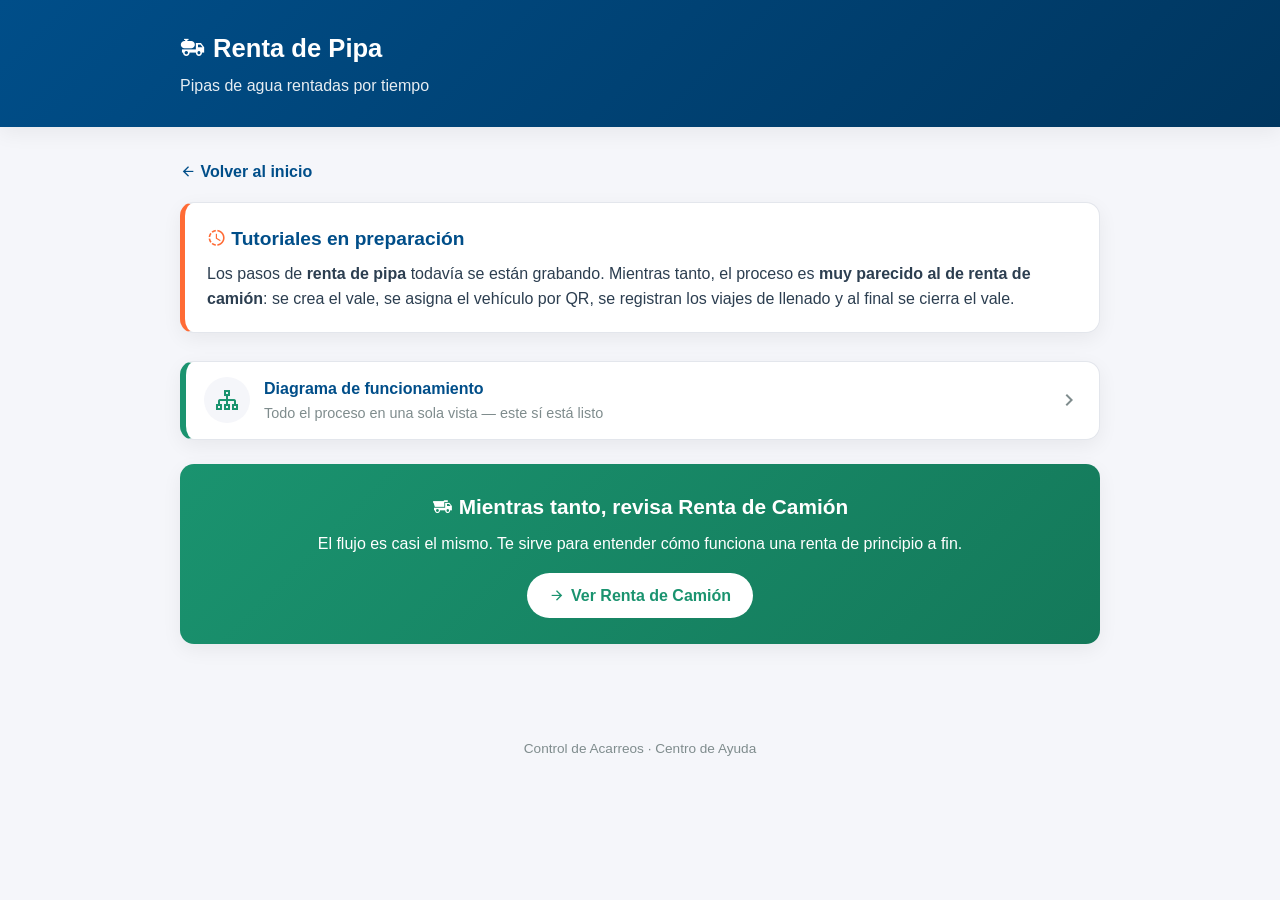
<file: guia-renta-pipa.html>
<!DOCTYPE html>
<!--
  guia-renta-pipa.html — Guía del proceso de RENTA DE PIPA.

  Todavía NO hay tutoriales grabados para pipa. La página existe para que el
  cuarto botón de la portada lleve a algún lado real (un enlace roto se ve
  peor que un "en construcción"). Cuando se grabe el primer video, esta página
  se llena igual que guia-material.html.
-->
<html lang="es">
  <head>
    <meta charset="UTF-8" />
    <meta name="viewport" content="width=device-width, initial-scale=1.0" />
    <title>Renta de Pipa — Ayuda Control de Acarreos</title>

    <link rel="stylesheet" href="css/iconos.css" />
    <link rel="stylesheet" href="css/estilos.css" />
  </head>

  <body>
    <header class="encabezado">
      <div class="contenedor">
        <h1 class="encabezado__titulo">
          <i class="mdi mdi-tanker-truck"></i> Renta de Pipa
        </h1>
        <p class="encabezado__subtitulo">
          Pipas de agua rentadas por tiempo
        </p>
      </div>
    </header>

    <main class="principal">
      <div class="contenedor">
        <a class="volver" href="index.html">
          <i class="mdi mdi-arrow-left"></i> Volver al inicio
        </a>

        <div class="intro">
          <h2 class="intro__titulo">
            <i class="mdi mdi-progress-clock"></i> Tutoriales en preparación
          </h2>
          <p>
            Los pasos de <strong>renta de pipa</strong> todavía se están
            grabando. Mientras tanto, el proceso es
            <strong>muy parecido al de renta de camión</strong>: se crea el vale,
            se asigna el vehículo por QR, se registran los viajes de llenado y
            al final se cierra el vale.
          </p>
        </div>

        <!-- ACCESO AL DIAGRAMA ---------------------------------------------
             Va PRIMERO, antes de la tarjeta que manda a renta de camión: pipa
             todavía no tiene videos propios, pero su diagrama SÍ está listo, así
             que es lo más útil que esta página puede ofrecer ahora mismo. -->
        <a class="boton-diagrama boton-diagrama--pipa" href="diagrama-renta-pipa.html">
          <span class="boton-diagrama__icono">
            <i class="mdi mdi-sitemap-outline"></i>
          </span>
          <span class="boton-diagrama__texto">
            <span class="boton-diagrama__titulo">Diagrama de funcionamiento</span>
            <span class="boton-diagrama__desc">Todo el proceso en una sola vista — este sí está listo</span>
          </span>
          <i class="mdi mdi-chevron-right boton-diagrama__flecha"></i>
        </a>

        <!-- Tarjeta verde que invita a ver la guía más parecida. Reutilizamos
             la clase .resultado, que ya es un enlace con forma de tarjeta. -->
        <a class="resultado" href="guia-renta-camion.html">
          <h2 class="resultado__titulo">
            <i class="mdi mdi-dump-truck"></i> Mientras tanto, revisa Renta de
            Camión
          </h2>
          <p>
            El flujo es casi el mismo. Te sirve para entender cómo funciona una
            renta de principio a fin.
          </p>
          <span class="resultado__boton">
            <i class="mdi mdi-arrow-right"></i> Ver Renta de Camión
          </span>
        </a>
      </div>
    </main>

    <footer class="pie">
      <div class="contenedor">Control de Acarreos · Centro de Ayuda</div>
    </footer>
  </body>
</html>
</file>
<file: css/iconos.css>
/*
  iconos.css — Fuente de iconos Material Design Icons, RECORTADA.

  ARCHIVO GENERADO: NO EDITAR A MANO.
  Se regenera con:  python herramientas/generar-iconos.py
  (correlo cada vez que agregues un icono nuevo al sitio, o no se vera)

  Antes estos iconos venian del CDN de jsDelivr: 338 KB de CSS + 394 KB de
  fuente = 723 KB, para usar solo 55 de los 7447 iconos que trae MDI.
  Este archivo trae UNICAMENTE esos 55, y se sirve desde nuestro propio Vercel:

    1. Pesa ~99% menos.
    2. Ya no depende de que el CDN responda. En obra, con senal mala, antes se
       corria el riesgo de que la pagina se quedara sin ningun icono.

  Basado en @mdi/font v7.4.47 (licencia Apache 2.0 / SIL OFL 1.1).
*/

@font-face {
  font-family: "Material Design Icons";
  src: url("iconos.woff2") format("woff2");
  font-weight: normal;
  font-style: normal;
  /* Mientras la fuente carga, muestra el texto con una fuente de respaldo en
     vez de dejar un hueco en blanco. */
  font-display: swap;
}

/* Clase base: la que convierte un <i> en un icono.
   Copia fiel de la regla base del MDI original. Los dos "inherit" NO son
   opcionales: sin ellos el icono se queda clavado en 24px y deja de obedecer
   al font-size que le pone estilos.css (p.ej. .paso__titulo .mdi). */
.mdi::before,
.mdi-set {
  display: inline-block;
  font: normal normal normal 24px/1 "Material Design Icons";
  font-size: inherit;
  line-height: inherit;
  text-rendering: auto;
  /* Suaviza el dibujo del icono. */
  -webkit-font-smoothing: antialiased;
  -moz-osx-font-smoothing: grayscale;
}

/* Un icono por regla: el "content" es el codigo del dibujo dentro de la fuente. */
.mdi-account-group::before { content: "\F0849"; }
.mdi-alert::before { content: "\F0026"; }
.mdi-arrow-left::before { content: "\F004D"; }
.mdi-arrow-right::before { content: "\F0054"; }
.mdi-calculator::before { content: "\F00EC"; }
.mdi-calendar-remove::before { content: "\F00F4"; }
.mdi-camera::before { content: "\F0100"; }
.mdi-cash-multiple::before { content: "\F0116"; }
.mdi-cash-sync::before { content: "\F1A92"; }
.mdi-check::before { content: "\F012C"; }
.mdi-check-circle::before { content: "\F05E0"; }
.mdi-chevron-right::before { content: "\F0142"; }
.mdi-clipboard-check::before { content: "\F014E"; }
.mdi-clock-alert-outline::before { content: "\F05CE"; }
.mdi-clock-outline::before { content: "\F0150"; }
.mdi-content-copy::before { content: "\F018F"; }
.mdi-cube-outline::before { content: "\F01A7"; }
.mdi-cube-scan::before { content: "\F0B84"; }
.mdi-dump-truck::before { content: "\F0C67"; }
.mdi-factory::before { content: "\F020F"; }
.mdi-file-document-outline::before { content: "\F09EE"; }
.mdi-file-document-plus::before { content: "\F1A9D"; }
.mdi-file-pdf-box::before { content: "\F0226"; }
.mdi-gesture-tap-button::before { content: "\F12A8"; }
.mdi-help-circle::before { content: "\F02D7"; }
.mdi-help-circle-outline::before { content: "\F0625"; }
.mdi-home::before { content: "\F02DC"; }
.mdi-information::before { content: "\F02FC"; }
.mdi-information-outline::before { content: "\F02FD"; }
.mdi-magnify-plus-outline::before { content: "\F06ED"; }
.mdi-map-marker-distance::before { content: "\F08F0"; }
.mdi-map-marker-off::before { content: "\F0351"; }
.mdi-map-marker-path::before { content: "\F0D20"; }
.mdi-office-building-marker::before { content: "\F1520"; }
.mdi-play-circle::before { content: "\F040C"; }
.mdi-plus-circle::before { content: "\F0417"; }
.mdi-printer::before { content: "\F042A"; }
.mdi-printer-check::before { content: "\F1146"; }
.mdi-printer-pos::before { content: "\F1057"; }
.mdi-progress-clock::before { content: "\F0996"; }
.mdi-qrcode::before { content: "\F0432"; }
.mdi-qrcode-scan::before { content: "\F0433"; }
.mdi-receipt-text-outline::before { content: "\F19DC"; }
.mdi-refresh::before { content: "\F0450"; }
.mdi-road-variant::before { content: "\F0462"; }
.mdi-shield-account::before { content: "\F088F"; }
.mdi-sitemap-outline::before { content: "\F199C"; }
.mdi-swap-horizontal::before { content: "\F04E1"; }
.mdi-tanker-truck::before { content: "\F0FE5"; }
.mdi-truck::before { content: "\F053D"; }
.mdi-truck-fast::before { content: "\F0788"; }
.mdi-truck-plus::before { content: "\F19AD"; }
.mdi-weather-night::before { content: "\F0594"; }
.mdi-web::before { content: "\F059F"; }
.mdi-wifi-off::before { content: "\F05AA"; }
</file>
<file: css/estilos.css>
/* ============================================================================
   estilos.css  —  Estilos compartidos del sitio de Ayuda (Control de Acarreos)

   Este archivo lo van a USAR TODAS las páginas (index.html, las lecciones, etc.).
   La idea es escribir los estilos UNA sola vez aquí y "enlazarlos" desde cada
   HTML con:  <link rel="stylesheet" href="css/estilos.css">

   Se lee de arriba hacia abajo. Cada sección está comentada para que entiendas
   el porqué, no solo el qué.
   ============================================================================ */


/* ----------------------------------------------------------------------------
   1) VARIABLES DE COLOR (la "paleta")

   :root es el elemento más alto del documento (el <html>). Cuando declaras
   variables aquí, quedan disponibles en TODA la página. Una variable de CSS se
   escribe con dos guiones al inicio (--nombre) y se usa con var(--nombre).

   Ventaja: si algún día quieres cambiar el naranja, lo cambias en UN solo lugar
   y se actualiza en todo el sitio. Estos son los mismos colores oficiales de la
   app, para que la ayuda se sienta parte del mismo producto.
   ---------------------------------------------------------------------------- */
:root {
  --color-primary: #ff6b35;      /* Naranja: acciones y acentos principales    */
  --color-secondary: #004e89;    /* Azul: encabezados y énfasis                */
  --color-accent: #1a936f;       /* Verde: estados positivos / "éxito"         */
  --color-surface: #ffffff;      /* Blanco: fondo de las tarjetas              */
  --color-background: #f5f6fa;   /* Gris muy claro: fondo general de la página */
  --color-text: #2c3e50;         /* Texto principal (casi negro azulado)       */
  --color-text-soft: #7f8c8d;    /* Texto secundario (gris)                    */
  --color-border: #e3e6ec;       /* Líneas y bordes suaves                     */

  /* Un radio de borde y una sombra reutilizables, para no repetir números. */
  --radio: 14px;
  --sombra: 0 6px 20px rgba(0, 0, 0, 0.06);
}


/* ----------------------------------------------------------------------------
   2) "RESET" BÁSICO

   Los navegadores traen márgenes y rellenos por defecto que estorban. Aquí los
   ponemos en cero y activamos box-sizing: border-box, que hace que el padding y
   el borde NO aumenten el ancho de los elementos (mucho más fácil de calcular).

   El selector *  significa "todos los elementos".
   ---------------------------------------------------------------------------- */
* {
  margin: 0;
  padding: 0;
  box-sizing: border-box;
}


/* ----------------------------------------------------------------------------
   3) ESTILOS BASE DEL DOCUMENTO

   Aquí definimos la tipografía, el color de fondo y el color de texto que
   heredará todo lo demás. La lista de fuentes (font-family) es una "cascada":
   el navegador usa la primera que tenga instalada; -apple-system y "Segoe UI"
   son las fuentes nativas de iPhone/Mac y de Windows, así se ve nítido sin
   descargar nada.
   ---------------------------------------------------------------------------- */
body {
  font-family: -apple-system, "Segoe UI", Roboto, Helvetica, Arial, sans-serif;
  background-color: var(--color-background);
  color: var(--color-text);
  line-height: 1.6;              /* Espacio entre renglones: mejora la lectura. */
  -webkit-font-smoothing: antialiased; /* Texto más suave en pantallas Apple.   */
}

/* Que las imágenes y videos nunca se salgan de su contenedor. */
img,
video {
  max-width: 100%;
  display: block;
}


/* ----------------------------------------------------------------------------
   4) CONTENEDOR CENTRAL

   .contenedor limita el ancho del contenido y lo centra. margin: 0 auto
   significa "0 arriba/abajo, automático a los lados" -> centrado horizontal.
   El padding lateral evita que el texto toque el borde en pantallas chicas.
   ---------------------------------------------------------------------------- */
.contenedor {
  max-width: 960px;
  margin: 0 auto;
  padding: 0 20px;
}


/* ----------------------------------------------------------------------------
   5) ENCABEZADO (la barra azul de arriba)

   Usamos un degradado (linear-gradient) entre el azul y una versión más oscura
   para que se vea con más profundidad que un color plano.
   ---------------------------------------------------------------------------- */
.encabezado {
  background: linear-gradient(135deg, var(--color-secondary), #00365f);
  color: var(--color-surface);
  padding: 28px 0;
  box-shadow: var(--sombra);
}

.encabezado__titulo {
  font-size: 1.6rem;
  font-weight: 700;
}

.encabezado__subtitulo {
  font-size: 1rem;
  opacity: 0.9;                  /* Un poco transparente = jerarquía visual.    */
  margin-top: 4px;
}

/* Un "chip" o etiqueta pequeña para indicar el rol (ej. "Para Residentes"). */
.chip {
  display: inline-block;
  background: var(--color-primary);
  color: var(--color-surface);
  font-size: 0.8rem;
  font-weight: 700;
  padding: 4px 12px;
  border-radius: 999px;          /* 999px = pastilla totalmente redondeada.     */
  margin-bottom: 10px;
  text-transform: uppercase;
  letter-spacing: 0.5px;
}


/* ----------------------------------------------------------------------------
   6) SECCIÓN PRINCIPAL Y TÍTULOS INTERNOS
   ---------------------------------------------------------------------------- */
.principal {
  padding: 32px 0 64px;          /* Aire arriba y bastante espacio abajo.       */
}

.intro {
  background: var(--color-surface);
  border: 1px solid var(--color-border);
  border-left: 5px solid var(--color-primary); /* Barra naranja de acento.      */
  border-radius: var(--radio);
  padding: 20px 22px;
  margin-bottom: 28px;
  box-shadow: var(--sombra);
}

.intro__titulo {
  color: var(--color-secondary);
  font-size: 1.2rem;
  margin-bottom: 6px;
}


/* ----------------------------------------------------------------------------
   7) TARJETA DE PASO

   Cada paso del tutorial es una "tarjeta". Dentro tiene dos columnas:
   - a la izquierda el texto (número, título, instrucciones)
   - a la derecha el video

   display: flex pone a los hijos en fila (uno al lado del otro).
   gap es el espacio ENTRE ellos. flex-wrap: wrap permite que, si no caben,
   bajen a la siguiente línea (clave para pantallas chicas).
   ---------------------------------------------------------------------------- */
.paso {
  background: var(--color-surface);
  border: 1px solid var(--color-border);
  border-radius: var(--radio);
  box-shadow: var(--sombra);
  padding: 24px;
  margin-bottom: 24px;

  display: flex;
  flex-wrap: wrap;
  gap: 24px;
  align-items: flex-start;       /* Alinea ambas columnas arriba.               */
}

/* Columna de texto: flex: 1 hace que "crezca" y ocupe el espacio disponible.
   min-width evita que se aplaste demasiado antes de bajar el video debajo. */
.paso__texto {
  flex: 1;
  min-width: 260px;
}

/* Número del paso: un círculo naranja con el dígito adentro. */
.paso__numero {
  display: inline-flex;
  align-items: center;
  justify-content: center;
  width: 38px;
  height: 38px;
  border-radius: 50%;
  background: var(--color-primary);
  color: var(--color-surface);
  font-weight: 700;
  font-size: 1.1rem;
  margin-bottom: 12px;
}

.paso__titulo {
  color: var(--color-secondary);
  font-size: 1.15rem;
  margin-bottom: 10px;
  /* Alinea el icono y el texto en la misma línea, centrados verticalmente. */
  display: flex;
  align-items: center;
  gap: 8px;
}

/* Los iconos de los títulos van en naranja para que resalten. .mdi es la clase
   que trae la fuente de iconos; aquí solo les damos color y tamaño. */
.paso__titulo .mdi {
  color: var(--color-primary);
  font-size: 1.4rem;
}

/* Icono del título de la intro (azul, combina con el texto azul). */
.intro__titulo .mdi {
  color: var(--color-primary);
}

/* Lista de instrucciones. Le damos espacio a la izquierda para que se vean
   las viñetas/números, y aire entre cada instrucción. */
.paso__lista {
  padding-left: 20px;
}

.paso__lista li {
  margin-bottom: 8px;
}

/* Párrafo introductorio dentro de un paso (va antes de la lista de pasos).
   Como el "reset" del inicio pone los márgenes en 0, aquí le devolvemos un poco
   de aire por debajo para que no quede pegado a la lista. */
.paso__parrafo {
  margin-bottom: 10px;
}

/* Un recuadro de "tip" o nota dentro de un paso (verde suave). */
.nota {
  background: #eafaf3;
  border-left: 4px solid var(--color-accent);
  padding: 10px 14px;
  border-radius: 8px;
  font-size: 0.92rem;
  margin-top: 14px;
}

/* Icono dentro de una nota normal: verde, como su barra. */
.nota .mdi {
  color: var(--color-accent);
  margin-right: 4px;
}

/* Variante de ALERTA (avisos de "cuidado, si te equivocas..."). Usa el naranja
   del proyecto en vez del verde, para diferenciarla de una nota informativa. */
.nota--alerta {
  background: #fff4e6;
  border-left-color: var(--color-primary);
}

.nota--alerta .mdi {
  color: var(--color-primary);
}


/* ----------------------------------------------------------------------------
   8) MARCO DE TELÉFONO PARA EL VIDEO

   Los videos que se graban desde el celular son VERTICALES (más altos que
   anchos). Si los dejáramos sueltos se verían enormes. Aquí los metemos en un
   "marco" con ancho fijo controlado, bordes redondeados y una franja arriba que
   simula la parte superior de un teléfono.
   ---------------------------------------------------------------------------- */
.telefono {
  width: 260px;
  flex-shrink: 0;                /* No dejar que el marco se encoja.            */
  background: #111;
  border-radius: 26px;
  padding: 12px;
  box-shadow: var(--sombra);
  margin: 0 auto;                /* Centrado cuando queda solo en móvil.        */
}

/* La "muesca" superior (la barrita del bocina/cámara) es puramente decorativa. */
.telefono__muesca {
  width: 60px;
  height: 5px;
  background: #444;
  border-radius: 999px;
  margin: 2px auto 10px;
}

/* El video en sí, con esquinas redondeadas para que "encaje" en el marco.
   aspect-ratio 9/16 reserva el espacio vertical típico de un celular, así el
   marco no "salta" de tamaño mientras el video carga. */
.telefono__video {
  width: 100%;
  /* aspect-ratio = la FORMA del hueco del video (ancho / alto). Subimos el
     segundo número (antes 16, ahora 18) para alargar el marco en vertical.
     Si tu grabación se ve con mucho borde negro arriba/abajo, baja ese 18;
     si se ve apretada, súbelo. Es el único número que hay que tocar. */
  aspect-ratio: 9 / 18;
  /* contain = muestra el video COMPLETO sin recortar nada (clave en un
     tutorial: no queremos perder botones de la app). Lo que sobre se rellena
     con el fondo negro, como el marco de un teléfono real. */
  object-fit: contain;
  border-radius: 16px;
  background: #000;
}

/* Texto pequeño debajo del video mientras aún no hay grabación real. */
.telefono__placeholder {
  color: #bbb;
  font-size: 0.8rem;
  text-align: center;
  margin-top: 8px;
}


/* ----------------------------------------------------------------------------
   9) RESULTADO FINAL (tarjeta verde de "¡Listo!")
   ---------------------------------------------------------------------------- */
.resultado {
  /* display:block + text-decoration:none hacen que un <a> se vea como una
     tarjeta y no como un enlace subrayado. */
  display: block;
  text-decoration: none;
  background: linear-gradient(135deg, var(--color-accent), #14795a);
  color: var(--color-surface);
  border-radius: var(--radio);
  padding: 26px;
  box-shadow: var(--sombra);
  text-align: center;
  /* transition: para que el efecto al pasar el cursor sea suave (igual que en
     las tarjetas del inicio). */
  transition: transform 0.15s ease, box-shadow 0.15s ease;
}

/* Al pasar el cursor, la tarjeta se levanta un poco: pista visual de que es
   clickeable. */
.resultado:hover {
  transform: translateY(-3px);
  box-shadow: 0 12px 30px rgba(0, 0, 0, 0.18);
}

.resultado__titulo {
  font-size: 1.3rem;
  margin-bottom: 8px;
}

/* El "botón" blanco dentro de la tarjeta verde. En realidad es un <span>
   (texto), no un <button>; el que navega es el <a> que lo envuelve. Aquí solo
   le damos forma de pastilla para que INVITE a tocarlo. */
.resultado__boton {
  display: inline-flex;
  align-items: center;
  gap: 6px;
  margin-top: 16px;
  background: var(--color-surface);
  color: var(--color-accent);
  font-weight: 700;
  padding: 10px 22px;
  border-radius: 999px;
}


/* ----------------------------------------------------------------------------
   10) TARJETAS DEL HUB (portada index.html)

   La portada muestra "botones" grandes para elegir a qué lección ir. Usamos
   grid: repeat(auto-fit, minmax(240px, 1fr)) crea columnas automáticas que se
   acomodan solas según el ancho disponible (2 o 3 por fila en escritorio, 1 en
   móvil), sin necesidad de escribir media queries para esto.
   ---------------------------------------------------------------------------- */
.rejilla {
  display: grid;
  grid-template-columns: repeat(auto-fit, minmax(240px, 1fr));
  gap: 20px;
  margin-top: 24px;
}

/* Cada tarjeta-enlace. text-decoration: none quita el subrayado del <a>. */
.tarjeta {
  display: block;
  background: var(--color-surface);
  border: 1px solid var(--color-border);
  border-radius: var(--radio);
  padding: 22px;
  box-shadow: var(--sombra);
  text-decoration: none;
  color: var(--color-text);
  /* transition suaviza el cambio al pasar el mouse (hover) en 0.15 segundos. */
  transition: transform 0.15s ease, box-shadow 0.15s ease;
}

/* :hover = cómo se ve cuando el mouse está encima. La levantamos un poco. */
.tarjeta:hover {
  transform: translateY(-3px);
  box-shadow: 0 10px 26px rgba(0, 0, 0, 0.12);
}

.tarjeta--activa {
  border-top: 4px solid var(--color-primary);
}

/* Tarjeta que aún no tiene lección lista: se ve apagada y no responde. */
.tarjeta--proximamente {
  opacity: 0.55;
  cursor: default;
}

.tarjeta__titulo {
  color: var(--color-secondary);
  font-size: 1.15rem;
  margin-bottom: 6px;
}

.tarjeta__texto {
  color: var(--color-text-soft);
  font-size: 0.95rem;
}

.etiqueta-proximamente {
  display: inline-block;
  margin-top: 10px;
  font-size: 0.75rem;
  font-weight: 700;
  color: var(--color-text-soft);
  text-transform: uppercase;
  letter-spacing: 0.5px;
}


/* ----------------------------------------------------------------------------
   11) ENLACE "VOLVER" Y PIE DE PÁGINA
   ---------------------------------------------------------------------------- */
.volver {
  display: inline-block;
  margin-bottom: 18px;
  color: var(--color-secondary);
  font-weight: 600;
  text-decoration: none;
}

.volver:hover {
  text-decoration: underline;
}

.pie {
  text-align: center;
  color: var(--color-text-soft);
  font-size: 0.85rem;
  padding: 30px 0;
}


/* ----------------------------------------------------------------------------
   BLOQUE "SABER MÁS" (acordeón nativo con <details>)

   <details> + <summary> son etiquetas de HTML que hacen un desplegable SIN
   JavaScript: el navegador muestra solo el <summary> (un "botón") y, al hacer
   clic, revela el resto. Lo usamos para explicaciones opcionales dentro de un
   paso (ej. "¿Qué es una requisición?") sin llenar la pantalla de texto.
   ---------------------------------------------------------------------------- */
.saber-mas {
  margin-top: 14px;
  border: 1px solid var(--color-border);
  border-radius: 10px;
  background: var(--color-background);
  overflow: hidden;              /* Recorta las esquinas del contenido interno. */
}

/* El <summary> es la parte SIEMPRE visible; le damos aspecto de botón. */
.saber-mas__boton {
  cursor: pointer;
  list-style: none;              /* Oculta la flechita por defecto (Firefox).   */
  padding: 10px 14px;
  font-weight: 600;
  color: var(--color-secondary);
  display: flex;
  align-items: center;
  gap: 8px;
}

/* Oculta el triangulito por defecto también en Chrome/Safari. */
.saber-mas__boton::-webkit-details-marker {
  display: none;
}

.saber-mas__boton .mdi {
  color: var(--color-primary);
}

/* El contenido que se revela al abrir el desplegable. */
.saber-mas__contenido {
  padding: 0 14px 14px;
  font-size: 0.92rem;
}

/* La imagen de ejemplo dentro del desplegable. */
.saber-mas__img {
  margin-top: 10px;
  border: 1px solid var(--color-border);
  border-radius: 8px;
}



/* ----------------------------------------------------------------------------
   12) RESPONSIVO (pantallas chicas: celulares)

   Una "media query" aplica reglas SOLO cuando se cumple la condición. Aquí:
   "cuando el ancho de la pantalla sea 640px o menos". En esos casos hacemos que
   el marco del teléfono ocupe todo el ancho y quede centrado debajo del texto
   (recuerda que .paso ya baja el video solo gracias a flex-wrap).
   ---------------------------------------------------------------------------- */
@media (max-width: 640px) {
  .encabezado__titulo {
    font-size: 1.35rem;
  }

  .telefono {
    width: 100%;
    max-width: 300px;
  }

  .paso {
    padding: 18px;
  }
}


/* ============================================================================
   13) MAPA / "RUTA" DEL PROCESO  (portada index.html)

   La portada ahora muestra el proceso completo como un CAMINO de paradas
   numeradas, en vertical (como una línea de tiempo). Cada parada que lleva a
   una lección es un <a> (enlace). En medio del camino hay dos nodos especiales
   que NO son enlaces: el "viaje al banco" (con el camión animado) y el "ciclo".

   ¿Por qué vertical? Porque se apila solo en el celular sin pelearnos con el
   ancho: en pantalla ancha se ve como una columna centrada; en móvil, igual.
   ---------------------------------------------------------------------------- */

/* Título de la sección del mapa. */
.ruta-titulo {
  color: var(--color-secondary);
  font-size: 1.25rem;
  margin: 30px 0 6px;
}

/* Contenedor del camino. position: relative para poder dibujar DETRÁS de las
   paradas una línea vertical continua (el "riel" del camino) con ::before. */
.ruta {
  position: relative;
  margin-top: 20px;
}

/* El riel: una línea vertical que une todas las paradas. La colocamos a la
   altura del centro de las insignias (los círculos numerados). Va detrás de
   todo (z-index bajo) para que las insignias la tapen y parezca que "pasa por
   dentro" de ellas. */
.ruta::before {
  content: "";
  position: absolute;
  left: 27px;                    /* centro de la insignia (56px / 2 ≈ 28) */
  top: 10px;
  bottom: 10px;
  width: 3px;
  background: var(--color-border);
  border-radius: 999px;
  z-index: 0;
}

/* Una parada del camino. Es una fila: [insignia] [tarjeta de texto].
   gap = espacio entre la insignia y la tarjeta. align-items: stretch hace que
   la tarjeta y la insignia tengan la misma altura. */
.ruta__parada,
.ruta__viaje,
.ruta__ciclo {
  position: relative;
  z-index: 1;                    /* por encima del riel */
  display: flex;
  align-items: flex-start;
  gap: 16px;
  margin-bottom: 16px;
}

/* La insignia redonda de cada nodo (número, camión o ciclo). flex-shrink: 0
   evita que se aplaste. El borde blanco grueso hace que "corte" el riel y se
   vea que el camino pasa por dentro. */
.ruta__num {
  flex-shrink: 0;
  width: 56px;
  height: 56px;
  border-radius: 50%;
  display: inline-flex;
  align-items: center;
  justify-content: center;
  font-size: 1.4rem;
  font-weight: 700;
  color: var(--color-surface);
  background: var(--color-primary);
  border: 4px solid var(--color-background);
  box-shadow: var(--sombra);
}

/* Insignia azul para los pasos del checador (para distinguir del residente). */
.ruta__num--checador {
  background: var(--color-secondary);
}

/* Insignias de los nodos especiales (camión y ciclo): verdes, con icono. */
.ruta__num--viaje,
.ruta__num--ciclo {
  background: var(--color-accent);
}

.ruta__num .mdi {
  font-size: 1.6rem;
}

/* La tarjeta de texto de la parada. Como algunas paradas son <a>, quitamos el
   subrayado y heredamos el color del texto. flex: 1 para que ocupe el resto. */
.ruta__contenido {
  flex: 1;
  background: var(--color-surface);
  border: 1px solid var(--color-border);
  border-radius: var(--radio);
  padding: 16px 18px;
  box-shadow: var(--sombra);
  text-decoration: none;
  color: var(--color-text);
  transition: transform 0.15s ease, box-shadow 0.15s ease;
}

/* Las paradas que se pueden tocar (los pasos del checador ahora son <button>,
   y el paso del residente sigue siendo un <a>) "se levantan" al pasar el cursor:
   es la pista de que abren algo. */
a.ruta__parada:hover .ruta__contenido,
button.ruta__parada:hover .ruta__contenido {
  transform: translateX(4px);
  box-shadow: 0 10px 26px rgba(0, 0, 0, 0.12);
}

/* Un <a> que envuelve una parada no debe verse como enlace subrayado. */
a.ruta__parada {
  text-decoration: none;
}

/* Cuando la parada es un <button>, el navegador le pone estilos propios (fondo
   gris, borde, tipografía distinta, texto centrado). Los quitamos TODOS para que
   se vea idéntica a la parada-enlace. Un botón es lo correcto aquí porque no
   navega a otra página: abre un modal en esta misma. */
button.ruta__parada {
  /* Quitar el "chrome" del botón. */
  border: none;
  background: none;
  padding: 0;
  margin-bottom: 16px;           /* mismo espaciado que las demás paradas */
  /* Heredar la tipografía del texto normal (por defecto los botones usan otra). */
  font: inherit;
  color: inherit;
  text-align: left;              /* el texto del botón se alinea al centro solo */
  cursor: pointer;               /* manita: invita a tocar */
  width: 100%;                   /* que ocupe todo el ancho, como las paradas <a> */
}

/* Etiqueta pequeña de rol (Residente / Checador) arriba del título. */
.ruta__rol {
  display: inline-block;
  font-size: 0.72rem;
  font-weight: 700;
  text-transform: uppercase;
  letter-spacing: 0.5px;
  color: var(--color-primary);
  margin-bottom: 2px;
}

.ruta__rol--checador {
  color: var(--color-secondary);
}

.ruta__parada-titulo {
  color: var(--color-secondary);
  font-size: 1.1rem;
  margin-bottom: 2px;
  display: flex;
  align-items: center;
  gap: 8px;
}

.ruta__parada-titulo .mdi {
  color: var(--color-primary);
}

.ruta__parada-texto {
  color: var(--color-text-soft);
  font-size: 0.92rem;
}

/* Flechita "ir" al final de la tarjeta-enlace, para invitar al clic. */
.ruta__ir {
  color: var(--color-primary);
  font-weight: 700;
  font-size: 0.85rem;
  margin-top: 8px;
  display: inline-flex;
  align-items: center;
  gap: 4px;
}


/* ----------------------------------------------------------------------------
   13.1) NODO "VIAJE AL BANCO"  (solo texto)

   Este nodo no es un enlace: es una tarjeta con texto que explica que el camión
   sale de la obra al banco/lugar de descarga y regresa. Sin imágenes (la imagen
   del ciclo vive en el nodo "Y se repite", más abajo).
   ---------------------------------------------------------------------------- */
.ruta__viaje-contenido {
  flex: 1;
  background: var(--color-surface);
  border: 1px solid var(--color-border);
  border-radius: var(--radio);
  padding: 12px 14px;
  box-shadow: var(--sombra);
}

.ruta__viaje-titulo {
  color: var(--color-secondary);
  font-size: 1.05rem;
  margin-bottom: 6px;
  display: flex;
  align-items: center;
  gap: 8px;
}

.ruta__viaje-titulo .mdi {
  color: var(--color-accent);
}

/* Texto del nodo de viaje (ya sin imagen). */
.ruta__viaje-texto {
  font-size: 0.95rem;
  color: var(--color-text);
}


/* ----------------------------------------------------------------------------
   13.2) NODO "CICLO"  (se repite: imprimir → viaja → registrar)
   ---------------------------------------------------------------------------- */
.ruta__ciclo-contenido {
  flex: 1;
  background: #eafaf3;
  border: 1px dashed var(--color-accent);
  border-radius: var(--radio);
  padding: 12px 16px;
  color: var(--color-text);
  font-size: 0.92rem;
}

.ruta__ciclo-contenido strong {
  color: var(--color-accent);
}

/* La imagen del "Ciclo de renta" dentro de este nodo. Va al ancho completo,
   sobre fondo blanco y con esquinas redondeadas, separada del texto de arriba. */
.ruta__ciclo-img {
  width: 100%;
  height: auto;
  display: block;
  margin-top: 12px;
  border-radius: 10px;
  background: #fff;
}


/* ----------------------------------------------------------------------------
   13.3) "OTRAS LECCIONES"  (enlaces compactos que sustituyen a las tarjetas
   que quitamos: crear vale de material y asfáltico siguen accesibles).
   ---------------------------------------------------------------------------- */
.otras {
  margin-top: 36px;
  padding-top: 20px;
  border-top: 1px solid var(--color-border);
}

.otras__titulo {
  color: var(--color-secondary);
  font-size: 1rem;
  margin-bottom: 12px;
}

.otras__lista {
  display: flex;
  flex-wrap: wrap;
  gap: 12px;
}

/* Cada "otra lección" es un enlace en forma de pastilla. */
.otras__enlace {
  display: inline-flex;
  align-items: center;
  gap: 8px;
  background: var(--color-surface);
  border: 1px solid var(--color-border);
  border-radius: 999px;
  padding: 8px 16px;
  text-decoration: none;
  color: var(--color-text);
  font-size: 0.9rem;
  font-weight: 600;
  box-shadow: var(--sombra);
  transition: transform 0.15s ease;
}

.otras__enlace:hover {
  transform: translateY(-2px);
}

.otras__enlace .mdi {
  color: var(--color-primary);
  font-size: 1.2rem;
}


/* ----------------------------------------------------------------------------
   13.4) RESPONSIVO del mapa (celulares)
   ---------------------------------------------------------------------------- */
@media (max-width: 640px) {
  /* Insignias un poco más chicas y riel ajustado a su nuevo centro. */
  .ruta__num {
    width: 46px;
    height: 46px;
    font-size: 1.2rem;
  }

  .ruta::before {
    left: 22px;                  /* 46px / 2 ≈ 23 */
  }

  .ruta__parada,
  .ruta__viaje,
  .ruta__ciclo {
    gap: 12px;
  }
}


/* ============================================================================
   14) MODAL DE PASO  (guía del checador, portada index.html)

   La idea: en el mapa, tocar un paso del checador NO te manda a otra página;
   abre una ventanita flotante (un "modal") ENCIMA del mapa con SOLO ese paso.
   Al cerrar vuelves a la guía justo donde estabas. Así se ve un paso a la vez,
   más ordenado.

   Piezas:
   - .modal-fondo  = la capa oscura que cubre toda la pantalla (el "telón").
   - .modal        = la tarjeta blanca centrada con el contenido del paso.
   - .modal__paso  = el contenido de UN paso. Hay varios en el HTML, pero el
                     JavaScript deja visible solo el que tocaste.

   Cómo se muestra/oculta: el .modal-fondo tiene el atributo HTML `hidden` cuando
   está cerrado (el navegador lo esconde solo). El JS quita/pone ese atributo.
   ---------------------------------------------------------------------------- */

/* El telón que cubre la pantalla. position: fixed lo ancla a la ventana (no se
   mueve con el scroll). inset: 0 = pegado a los 4 bordes. z-index alto para que
   quede por encima de TODO. Usamos flex para centrar la tarjeta. */
.modal-fondo {
  position: fixed;
  inset: 0;
  z-index: 100;
  background: rgba(0, 0, 0, 0.55);   /* negro semitransparente: oscurece el fondo */
  display: flex;
  align-items: center;
  justify-content: center;
  padding: 20px;                     /* aire en los bordes para que respire en móvil */
  /* overflow-y: auto permite hacer scroll DENTRO del telón si el paso es alto. */
  overflow-y: auto;
}

/* IMPORTANTE: cuando el modal tiene el atributo `hidden`, debe quedar OCULTO.
   Ojo con esto: el `display: flex` de arriba le gana al `hidden` del navegador
   (los estilos que escribimos nosotros pesan más que los del navegador). Por eso
   hay que apagarlo A MANO aquí. El selector `.modal-fondo[hidden]` es más
   específico que `.modal-fondo` solo, así que este `display: none` gana cuando
   el atributo está presente. */
.modal-fondo[hidden] {
  display: none;
}

/* La tarjeta blanca. max-width para que no se estire demasiado en pantallas
   anchas; width 100% para que se ajuste sola en móvil. max-height + overflow
   hacen que, si el contenido es muy largo, el scroll sea dentro de la tarjeta. */
.modal {
  position: relative;
  background: var(--color-surface);
  border-radius: var(--radio);
  box-shadow: 0 20px 60px rgba(0, 0, 0, 0.35);
  width: 100%;
  max-width: 720px;
  max-height: 90vh;
  overflow-y: auto;
  padding: 26px;
}

/* La "X" para cerrar, arriba a la derecha de la tarjeta. */
.modal__cerrar {
  position: absolute;
  top: 12px;
  right: 12px;
  width: 40px;
  height: 40px;
  border: none;
  background: var(--color-background);
  border-radius: 50%;
  font-size: 1.5rem;
  line-height: 1;
  color: var(--color-text);
  cursor: pointer;
  display: inline-flex;
  align-items: center;
  justify-content: center;
}
.modal__cerrar:hover {
  background: var(--color-border);
}

/* Cada paso dentro del modal. Por defecto lo escondemos; el JS le pone la clase
   .modal__paso--activo al que hay que mostrar. Así solo se ve uno a la vez. */
.modal__paso {
  display: none;
}
.modal__paso--activo {
  display: block;
}

/* Etiqueta chica "Paso 2 · Para checadores" arriba del título del paso. */
.modal__etiqueta {
  display: inline-block;
  font-size: 0.72rem;
  font-weight: 700;
  text-transform: uppercase;
  letter-spacing: 0.5px;
  color: var(--color-secondary);
  background: var(--color-background);
  padding: 4px 10px;
  border-radius: 999px;
  margin-bottom: 10px;
}

/* Título del paso dentro del modal (reusa el look de los títulos de paso). */
.modal__titulo {
  color: var(--color-secondary);
  font-size: 1.3rem;
  margin-bottom: 14px;
  display: flex;
  align-items: center;
  gap: 8px;
}
.modal__titulo .mdi {
  color: var(--color-primary);
}

/* El cuerpo del paso: en pantalla ancha, texto a la izquierda y teléfono a la
   derecha (como en las lecciones). En móvil se apilan solos con flex-wrap. */
.modal__cuerpo {
  display: flex;
  flex-wrap: wrap;
  gap: 20px;
  align-items: flex-start;
}
.modal__texto {
  flex: 1;
  min-width: 240px;              /* si no cabe junto al teléfono, baja solo */
}

/* VARIANTE dentro de un mismo paso ------------------------------------------
   Hasta ahora cada paso tenía UN solo camino. En la guía de material, el paso
   "Registrar el viaje" se captura distinto según el material del vale (pétreo
   o producto de corte), así que ese paso lleva DOS bloques seguidos.

   Sin esto los dos bloques se leerían pegados, como si fueran instrucciones
   consecutivas del mismo camino — justo el malentendido que hay que evitar.
   La barra de color a la izquierda los separa y los agrupa visualmente: todo
   lo que está dentro de la barra naranja es pétreo, lo de la verde es corte.
   Son los mismos colores de los chips "Solo pétreo" / "Solo corte". */
.modal__variante {
  border-left: 4px solid var(--color-border);
  padding-left: 16px;
  margin: 24px 0;
}

.modal__variante--petreo {
  border-left-color: var(--color-primary);   /* naranja, igual que el chip */
}

.modal__variante--corte {
  border-left-color: var(--color-accent);    /* verde, igual que el chip */
}

/* El pie del modal: los botones para volver a la guía y pasar al siguiente. */
.modal__pie {
  display: flex;
  flex-wrap: wrap;
  gap: 10px;
  justify-content: space-between;
  align-items: center;
  margin-top: 22px;
  padding-top: 18px;
  border-top: 1px solid var(--color-border);
}

/* Botón base del pie. */
.modal__boton {
  display: inline-flex;
  align-items: center;
  gap: 6px;
  font: inherit;
  font-weight: 700;
  padding: 11px 20px;
  border-radius: 999px;
  border: 2px solid var(--color-border);
  background: var(--color-surface);
  color: var(--color-text);
  cursor: pointer;
}
.modal__boton:hover {
  border-color: var(--color-secondary);
  color: var(--color-secondary);
}

/* Botón "Siguiente paso": relleno naranja para que sea la acción principal. */
.modal__boton--siguiente {
  background: var(--color-primary);
  border-color: var(--color-primary);
  color: var(--color-surface);
}
.modal__boton--siguiente:hover {
  /* Un naranja un poco más oscuro al pasar el cursor. */
  background: #e85a24;
  border-color: #e85a24;
  color: var(--color-surface);
}

/* En el último paso no hay "siguiente"; el botón principal es verde ("Terminar")
   porque cierra el modal y da sensación de "completado". */
.modal__boton--fin {
  background: var(--color-accent);
  border-color: var(--color-accent);
  color: var(--color-surface);
}
.modal__boton--fin:hover {
  background: #14795a;
  border-color: #14795a;
  color: var(--color-surface);
}

/* Responsivo: en celulares los botones del pie ocupan toda la fila, uno encima
   del otro, para que sean fáciles de tocar. */
@media (max-width: 640px) {
  .modal {
    padding: 20px 16px;
  }
  .modal__pie {
    flex-direction: column-reverse;   /* "Siguiente" queda arriba (acción principal) */
  }
  .modal__boton {
    width: 100%;
    justify-content: center;
  }
}


/* ============================================================================
   15) MENÚ DE LA PORTADA  (los 4 botones grandes de index.html)

   La portada ya no muestra pasos: solo pregunta "¿qué quieres ver?" con cuatro
   botones grandes. Cada botón es un <a> (enlace normal) al que aquí le damos
   aspecto de tarjeta grande y tocable.

   Concepto clave: CSS GRID.
   `display: grid` convierte al contenedor en una rejilla. Con
   `grid-template-columns: repeat(auto-fit, minmax(300px, 1fr))` le decimos:
   "haz tantas columnas como quepan, cada una de mínimo 300px, y que se repartan
   el espacio sobrante en partes iguales (1fr)". Resultado: en computadora salen
   2 por fila; en celular, como no caben dos de 300px, se acomodan solos uno
   debajo del otro. Sin media queries.
   ---------------------------------------------------------------------------- */
.menu {
  display: grid;
  grid-template-columns: repeat(auto-fit, minmax(300px, 1fr));
  gap: 18px;                  /* separación entre botones (filas y columnas) */
  margin-top: 24px;
}

/* Cada botón grande. Es una fila horizontal: [icono] [texto] [flecha].
   `align-items: center` los alinea verticalmente al centro entre sí. */
.menu__boton {
  display: flex;
  align-items: center;
  gap: 16px;
  padding: 22px 20px;
  background: var(--color-surface);
  border: 2px solid var(--color-border);
  border-radius: 16px;
  text-decoration: none;      /* quita el subrayado propio de los enlaces */
  color: var(--color-text);

  /* La barra de color a la izquierda identifica cada tipo de vale. El color
     concreto lo pone cada modificador (--material, --renta, …) más abajo. */
  border-left: 6px solid var(--color-primary);

  /* transition = anima el cambio de estas propiedades en 0.15s en vez de
     saltar de golpe. Hace que el hover se sienta suave. */
  transition: transform 0.15s, box-shadow 0.15s, border-color 0.15s;
}

/* :hover = cómo se ve cuando el mouse está encima. Lo levantamos un poco y le
   damos sombra: es la pista visual de "esto se puede tocar". */
.menu__boton:hover {
  transform: translateY(-3px);
  box-shadow: 0 8px 20px rgba(0, 0, 0, 0.1);
}

/* :focus-visible = cuando se navega con el teclado (tecla Tab). Marcamos el
   botón para que quien no use mouse sepa dónde está parado. */
.menu__boton:focus-visible {
  outline: 3px solid var(--color-secondary);
  outline-offset: 3px;
}

/* El círculo del icono. flex-shrink: 0 evita que se aplaste cuando el texto
   de al lado es largo. */
.menu__icono {
  flex-shrink: 0;
  display: flex;
  align-items: center;
  justify-content: center;
  width: 60px;
  height: 60px;
  border-radius: 50%;
  background: var(--color-background);
  font-size: 2rem;
  color: var(--color-primary);
}

/* La columna del texto (título + descripción), uno debajo del otro.
   flex: 1 hace que ocupe todo el espacio libre y empuje la flecha a la orilla.
   min-width: 0 es un truco necesario en flexbox para que el texto largo pueda
   cortarse en varias líneas en vez de desbordar la tarjeta. */
.menu__texto {
  flex: 1;
  min-width: 0;
  display: flex;
  flex-direction: column;
  gap: 4px;
}

.menu__titulo {
  font-size: 1.3rem;
  font-weight: 700;
  color: var(--color-secondary);
}

.menu__desc {
  font-size: 0.9rem;
  color: var(--color-text-soft);
  line-height: 1.4;
}

/* La flechita ">" de la derecha: solo invita al clic. */
.menu__flecha {
  flex-shrink: 0;
  font-size: 1.8rem;
  color: var(--color-text-soft);
}

/* --- Un color por tipo de vale -------------------------------------------
   Cada modificador cambia SOLO la barra izquierda, el color del icono y el
   borde al pasar el cursor. Así los cuatro botones se distinguen de un vistazo
   sin tener que repetir todo el estilo. */
.menu__boton--material {
  border-left-color: var(--color-primary);      /* naranja */
}
.menu__boton--material .menu__icono {
  color: var(--color-primary);
}
.menu__boton--material:hover {
  border-color: var(--color-primary);
}

.menu__boton--renta {
  border-left-color: var(--color-secondary);    /* azul */
}
.menu__boton--renta .menu__icono {
  color: var(--color-secondary);
}
.menu__boton--renta:hover {
  border-color: var(--color-secondary);
}

.menu__boton--pipa {
  border-left-color: var(--color-accent);       /* verde */
}
.menu__boton--pipa .menu__icono {
  color: var(--color-accent);
}
.menu__boton--pipa:hover {
  border-color: var(--color-accent);
}

.menu__boton--asfaltico {
  border-left-color: var(--color-text);         /* gris oscuro, como el asfalto */
}
.menu__boton--asfaltico .menu__icono {
  color: var(--color-text);
}
.menu__boton--asfaltico:hover {
  border-color: var(--color-text);
}

/* En celular achicamos un poco el icono y el título para que el botón no
   ocupe media pantalla. */
@media (max-width: 480px) {
  .menu__boton {
    padding: 18px 16px;
    gap: 12px;
  }
  .menu__icono {
    width: 48px;
    height: 48px;
    font-size: 1.6rem;
  }
  .menu__titulo {
    font-size: 1.1rem;
  }
}


/* ----------------------------------------------------------------------------
   16) PARADA "PRÓXIMAMENTE" (en los mapas de material, asfáltico, etc.)

   Una parada cuyo tutorial aún no existe. En el HTML es un <div> (no un <a>),
   así que ya de por sí no se puede tocar; aquí solo la hacemos VERSE apagada
   para que quede claro a simple vista.
   ---------------------------------------------------------------------------- */
.ruta__parada--proximamente {
  opacity: 0.55;
  cursor: default;
}

/* Le quitamos el efecto de "levantarse" al pasar el cursor: no es tocable,
   así que no debe fingir que lo es. */
.ruta__parada--proximamente:hover .ruta__contenido {
  transform: none;
  box-shadow: none;
  border-color: var(--color-border);
}


/* ----------------------------------------------------------------------------
   17) LUPA (ver una imagen en grande)

   Las imágenes de ejemplo (una remisión, una requisición…) se ven chiquitas
   dentro del desplegable, y más aún si están adentro de un modal. La "lupa" es
   una capa a pantalla completa que muestra esa misma imagen en grande.

   Es GENÉRICA: sirve para cualquier imagen de cualquier página. Solo hace falta
   marcar el disparador con data-ampliar="ruta/de/la/imagen.jpg" y que la página
   incluya el <div class="lupa"> y js/lupa.js.
   -------------------------------------------------------------------------- */

/* Cualquier IMAGEN marcada con data-ampliar avisa con el cursor que se puede
   tocar para verla en grande. Lo hacemos con un "selector de atributo"
   (img[data-ampliar]) en vez de una clase: así funciona sola en cualquier
   imagen ampliable, sin tener que acordarse de agregarle una clase extra. */
img[data-ampliar] {
  cursor: zoom-in;
}

/* Botón "Ampliar imagen" que acompaña a la foto. Es la versión visible y
   tocable de lo mismo que hace el clic en la imagen: en celular no hay cursor,
   así que nadie adivina que la foto se puede tocar. Se lo decimos con palabras. */
.boton-ampliar {
  display: inline-flex;
  align-items: center;
  gap: 6px;
  margin-top: 10px;
  padding: 8px 14px;
  border: 1px solid var(--color-border);
  border-radius: 999px;
  background: var(--color-surface);
  color: var(--color-secondary);
  font-family: inherit;          /* los <button> no heredan la fuente solos */
  font-size: 0.88rem;
  font-weight: 600;
  cursor: pointer;
  transition: background 0.15s ease, border-color 0.15s ease;
}

.boton-ampliar:hover {
  background: var(--color-background);
  border-color: var(--color-primary);
}

.boton-ampliar .mdi {
  color: var(--color-primary);
}

/* El telón negro que cubre TODA la pantalla.
   z-index 200: tiene que quedar POR ENCIMA del modal de pasos (que usa 100),
   porque la imagen se amplía justamente desde dentro de ese modal. */
.lupa {
  position: fixed;
  inset: 0;
  z-index: 200;
  background: rgba(0, 0, 0, 0.85);
  display: flex;
  align-items: center;
  justify-content: center;
  padding: 20px;
  cursor: zoom-out;              /* avisa que tocando el fondo se cierra */
}

/* MISMO cuidado que con .modal-fondo: el display:flex de arriba le ganaría al
   atributo `hidden` del HTML y la lupa se vería siempre. Hay que apagarla a
   mano. */
.lupa[hidden] {
  display: none;
}

/* La imagen ampliada. max-width/max-height la hacen lo más grande posible SIN
   salirse de la pantalla, y object-fit: contain evita que se deforme. */
.lupa__img {
  max-width: 100%;
  max-height: 100%;
  object-fit: contain;
  border-radius: 8px;
  box-shadow: 0 20px 60px rgba(0, 0, 0, 0.5);
  cursor: default;               /* sobre la imagen NO se cierra */
}

/* La "X" para cerrar, arriba a la derecha de la pantalla. */
.lupa__cerrar {
  position: absolute;
  top: 16px;
  right: 20px;
  width: 44px;                   /* 44px es el mínimo cómodo para un dedo */
  height: 44px;
  border: none;
  border-radius: 50%;
  background: rgba(255, 255, 255, 0.15);
  color: #fff;
  font-size: 1.8rem;
  line-height: 1;
  cursor: pointer;
  transition: background 0.15s ease;
}

.lupa__cerrar:hover {
  background: rgba(255, 255, 255, 0.3);
}

/* Pista de uso, abajo del todo. En móvil no se ve el cursor de "zoom-out", así
   que conviene decirlo con palabras. */
.lupa__pista {
  position: absolute;
  bottom: 18px;
  left: 0;
  right: 0;
  text-align: center;
  color: rgba(255, 255, 255, 0.7);
  font-size: 0.85rem;
}


/* ============================================================================
   18) DIAGRAMA DE FUNCIONAMIENTO  (páginas diagrama-*.html)

   QUÉ ES: la vista "de conjunto". Las guías (guia-*.html) enseñan el proceso
   paso a paso, con video; el diagrama lo muestra COMPLETO en una sola imagen,
   con sus bifurcaciones, para entenderlo de un vistazo.

   EL DIAGRAMA ES UN SVG, no HTML. Se dibuja con Mermaid (el código fuente vive
   en herramientas/diagramas-mermaid.md) y se exporta desde mermaid.live. Por
   eso esta sección es corta: no hay que maquetar cajas ni flechas, solo colocar
   una imagen. Todo el trabajo de acomodo lo hizo Mermaid.

   ¿Por qué SVG y no PNG? Porque es vectorial: el mismo archivo se ve nítido en
   un celular y proyectado en una pared, y pesa menos (~10 KB comprimido).
   ---------------------------------------------------------------------------- */

/* ----------------------------------------------------------------------------
   18.1) BOTÓN DE ACCESO  (va en cada guia-*.html, arriba del mapa)
   ---------------------------------------------------------------------------- */

/* Hermano menor de .menu__boton (sección 15): mismo lenguaje visual — barra de
   color a la izquierda, icono en círculo, flecha a la derecha — pero más bajito,
   porque aquí es un acceso secundario, no el protagonista de la página. */
.boton-diagrama {
  display: flex;
  align-items: center;
  gap: 14px;
  padding: 14px 18px;
  margin-bottom: 24px;
  background: var(--color-surface);
  border: 1px solid var(--color-border);
  border-left: 6px solid var(--color-primary);
  border-radius: var(--radio);
  box-shadow: var(--sombra);
  text-decoration: none;
  color: var(--color-text);
  transition: transform 0.15s ease, box-shadow 0.15s ease;
}

.boton-diagrama:hover {
  transform: translateY(-2px);
  box-shadow: 0 10px 24px rgba(0, 0, 0, 0.12);
}

.boton-diagrama:focus-visible {
  outline: 3px solid var(--color-secondary);
  outline-offset: 3px;
}

/* El círculo del icono. flex-shrink: 0 evita que se aplaste si el texto crece. */
.boton-diagrama__icono {
  flex-shrink: 0;
  display: flex;
  align-items: center;
  justify-content: center;
  width: 46px;
  height: 46px;
  border-radius: 50%;
  background: var(--color-background);
  font-size: 1.5rem;
  color: var(--color-primary);
}

/* La columna del texto. flex: 1 empuja la flecha hasta la orilla derecha;
   min-width: 0 permite que el texto largo corte en varias líneas (truco
   necesario en flexbox, si no desborda la tarjeta). */
.boton-diagrama__texto {
  flex: 1;
  min-width: 0;
  display: flex;
  flex-direction: column;
}

.boton-diagrama__titulo {
  font-weight: 700;
  color: var(--color-secondary);
}

.boton-diagrama__desc {
  font-size: 0.9rem;
  color: var(--color-text-soft);
}

.boton-diagrama__flecha {
  flex-shrink: 0;
  font-size: 1.5rem;
  color: var(--color-text-soft);
}

/* Un color por tipo de vale — los MISMOS que usa el menú de la portada, para
   que el usuario reconozca "esto sigue siendo la sección naranja/azul/verde". */
.boton-diagrama--material { border-left-color: var(--color-primary); }
.boton-diagrama--material .boton-diagrama__icono { color: var(--color-primary); }

.boton-diagrama--renta { border-left-color: var(--color-secondary); }
.boton-diagrama--renta .boton-diagrama__icono { color: var(--color-secondary); }

.boton-diagrama--pipa { border-left-color: var(--color-accent); }
.boton-diagrama--pipa .boton-diagrama__icono { color: var(--color-accent); }

.boton-diagrama--asfaltico { border-left-color: var(--color-text); }
.boton-diagrama--asfaltico .boton-diagrama__icono { color: var(--color-text); }


/* ----------------------------------------------------------------------------
   18.2) LA IMAGEN DEL DIAGRAMA
   ---------------------------------------------------------------------------- */

/* El marco blanco donde vive el SVG. Le da el mismo aspecto de "tarjeta" que
   tienen las demás piezas del sitio. */
.diagrama {
  background: var(--color-surface);
  border: 1px solid var(--color-border);
  border-radius: var(--radio);
  padding: 18px;
  box-shadow: var(--sombra);
  text-align: center;
}

/* La imagen en sí.

   `max-width: 100%` + `height: auto` es LA regla de las imágenes responsivas:
   "nunca seas más ancha que tu contenedor, y al encogerte conserva tu
   proporción". Sin ella, un diagrama ancho desbordaría la pantalla del celular
   y aparecería una barra de scroll horizontal en toda la página.

   El cursor de lupa lo pone sola la regla `img[data-ampliar]` de la sección 17;
   aquí no hay que repetirlo. */
.diagrama-svg {
  max-width: 100%;
  height: auto;
  display: block;
  margin: 0 auto;
}

/* Aviso bajo el diagrama para quien lo abra en celular. En una pantalla angosta
   el SVG se encoge tanto que el texto de las cajas no se alcanza a leer: hay que
   decirle que lo amplíe. */
.diagrama__pista {
  margin-top: 12px;
  font-size: 0.88rem;
  color: var(--color-text-soft);
}

.diagrama__pista .mdi {
  color: var(--color-primary);
}
</file>
